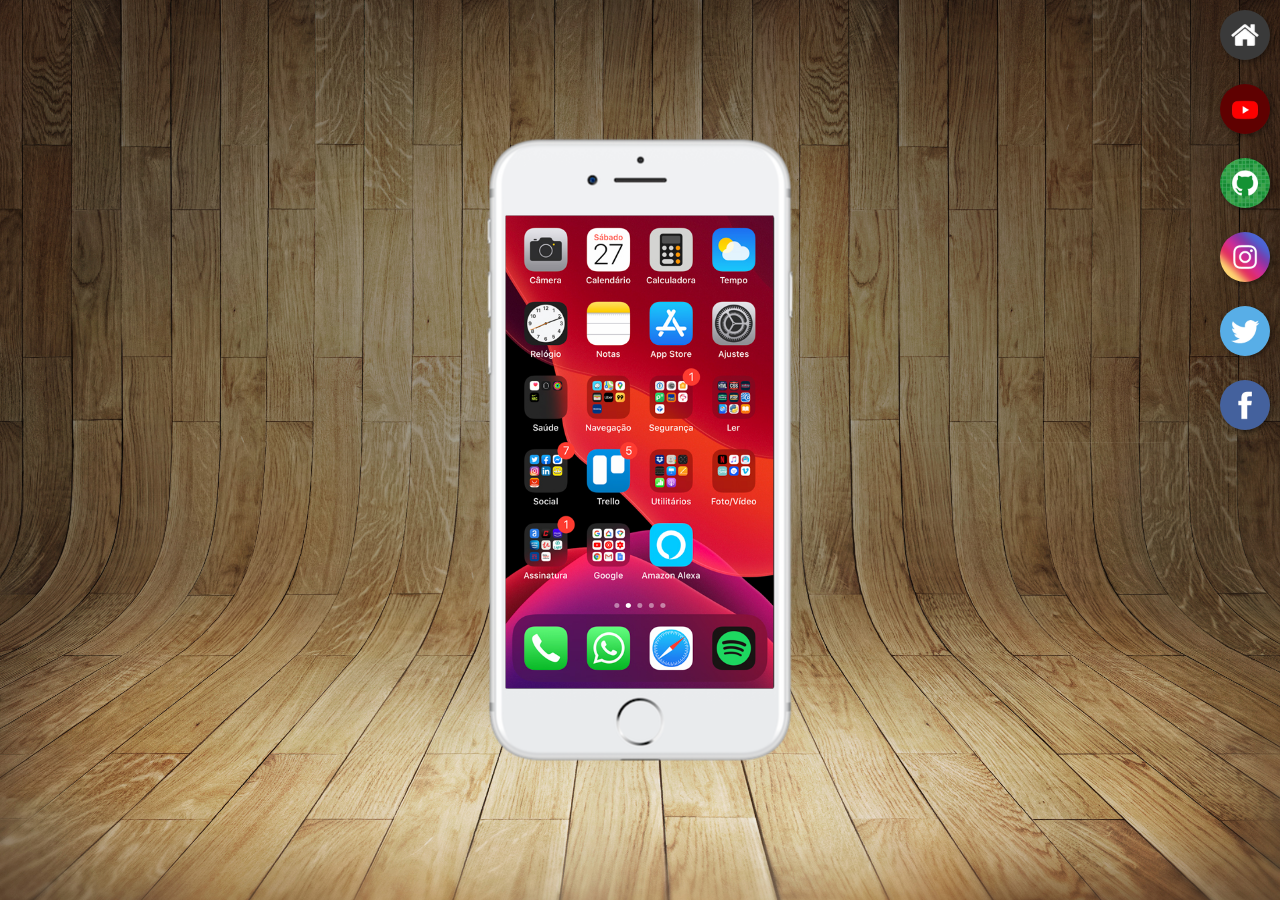
<file: index.html>
<!DOCTYPE html>
<html lang="pt-br">
<head>
    <meta charset="UTF-8">
    <meta name="viewport" content="width=device-width, initial-scale=1.0">
    <link rel="shortcut icon" href="favicon.ico" type="image/x-icon">
    <link rel="stylesheet" href="estilos/style.css">
    <title>Projeto redes sociais</title>
</head>
<body>
    <main>
        <section id="telefone">
            <iframe src="home.html" name="tela" id="tela" frameborder="0">Seu navegador não é compatível com isso.
            </iframe>
        </section>
        <section id="redes-sociais">
            <a href="home.html" target="tela"><img src="imagens/logo-home.jpg" alt=""></a><br>
            <a href="youtube.html" target="tela"><img src="imagens/logo-youtube.jpg" alt=""></a><br>
            <a href="github.html" target="tela"><img src="imagens/logo-github.jpg" alt=""></a><br>
            <a href="instagram.html" target="tela"><img src="imagens/logo-instagram.jpg" alt=""></a><br>
            <a href="twitter.html" target="tela"><img src="imagens/logo-twitter.jpg" alt=""></a><br>
            <a href="facebook.html" target="tela"><img src="imagens/logo-facebook.jpg" alt=""></a>
        </section>
    </main>
</body>
</html>
</file>
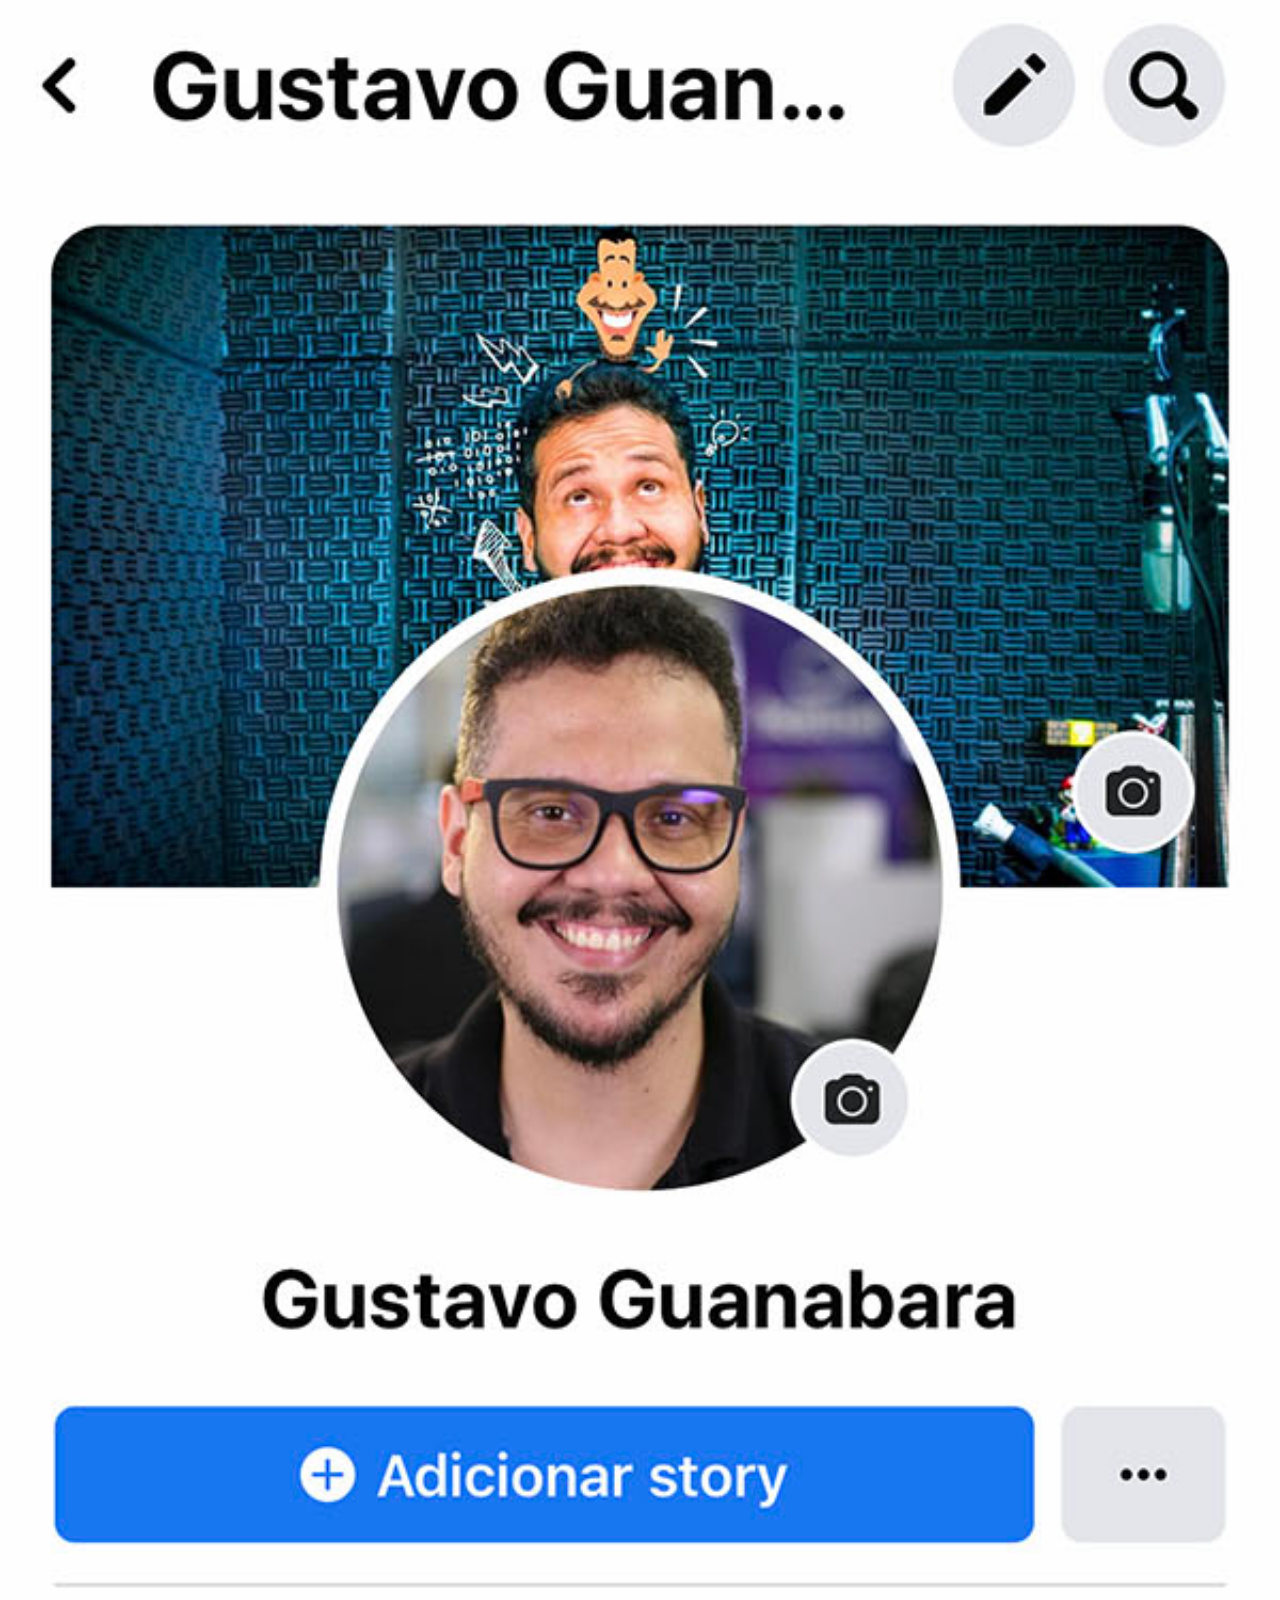
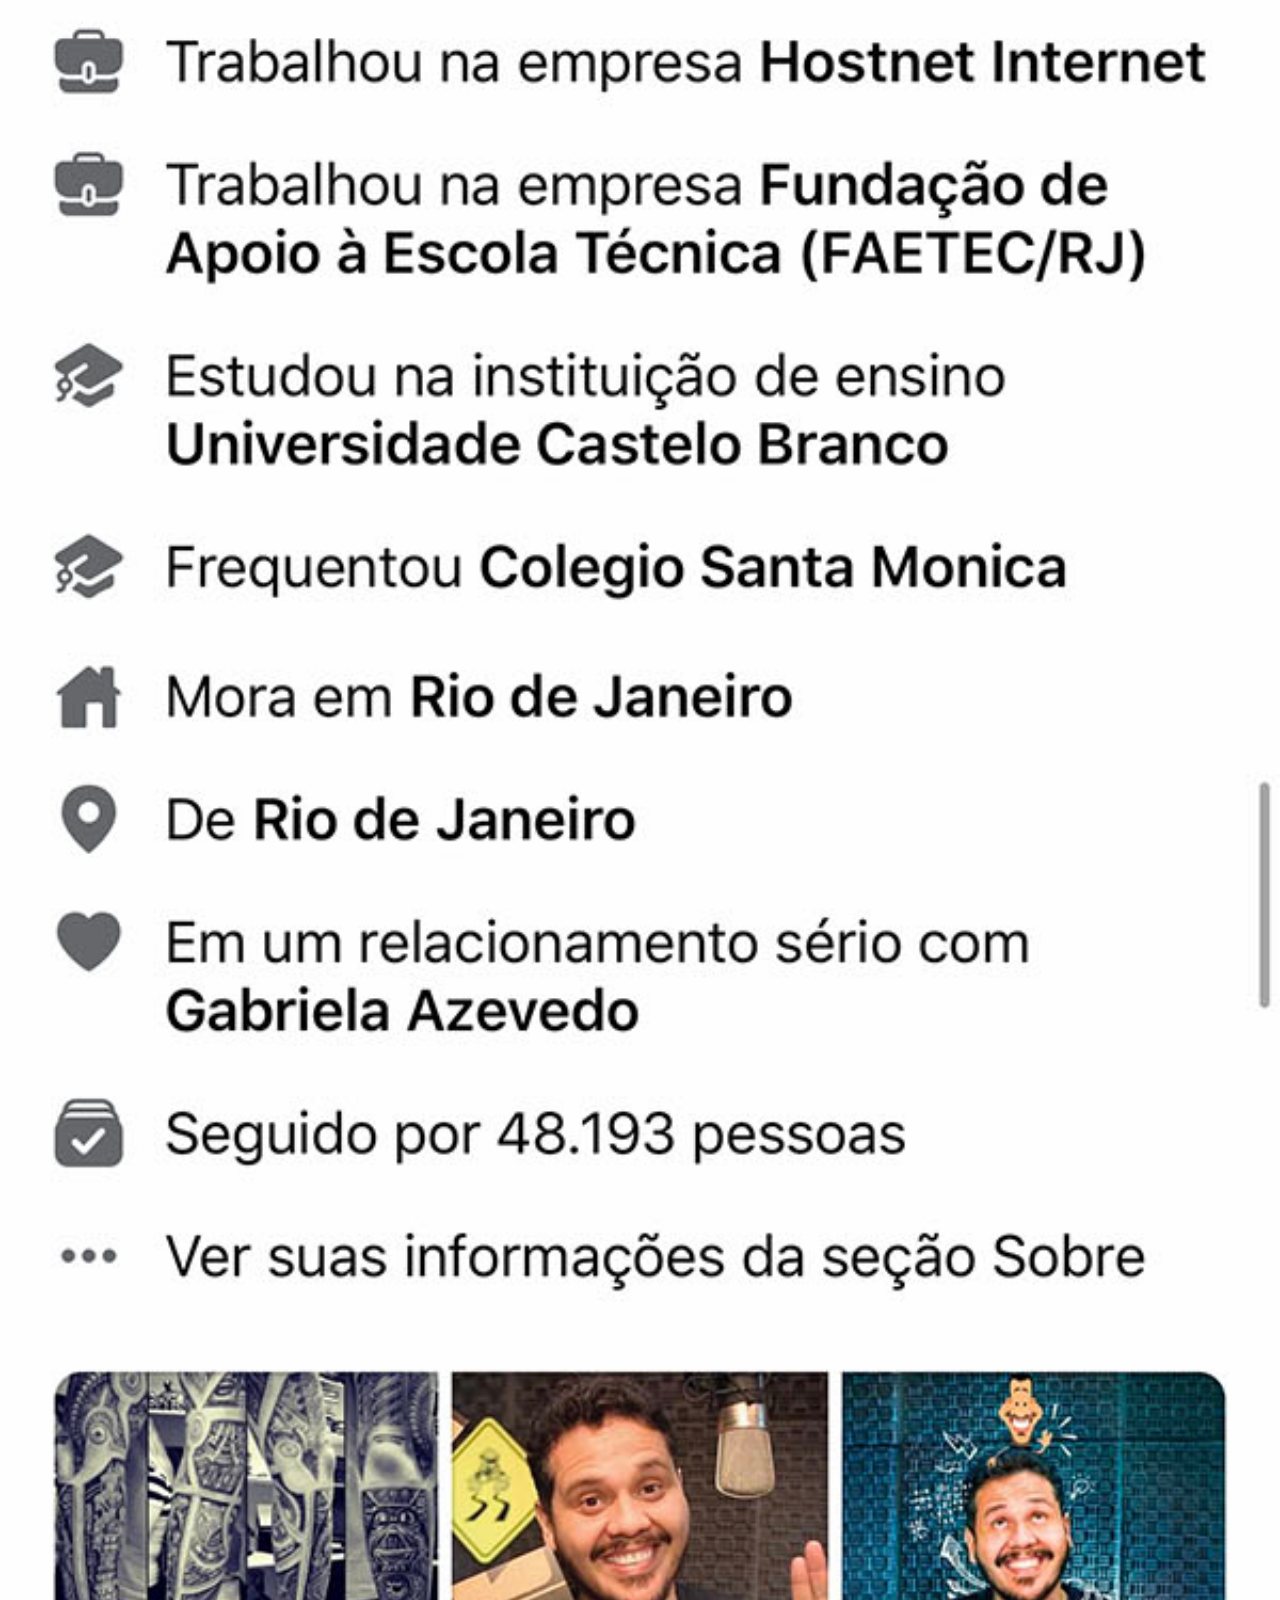
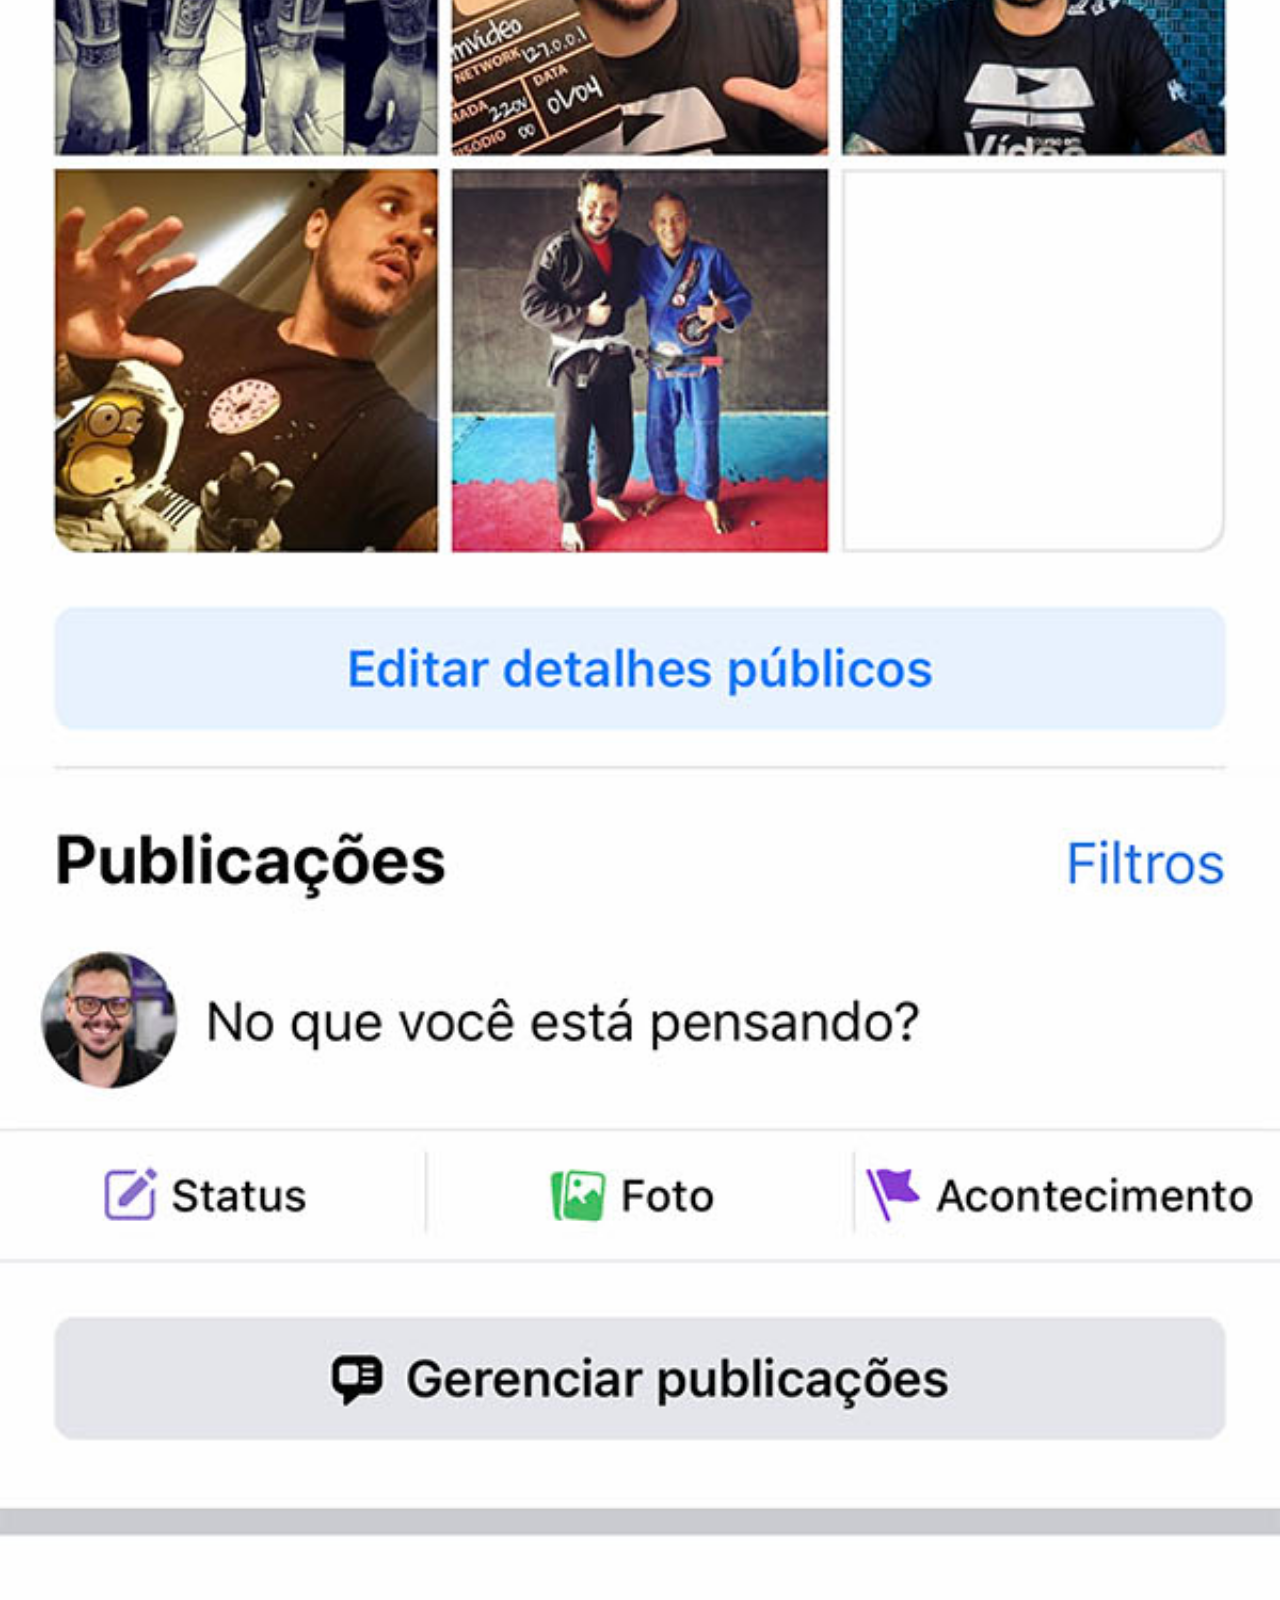
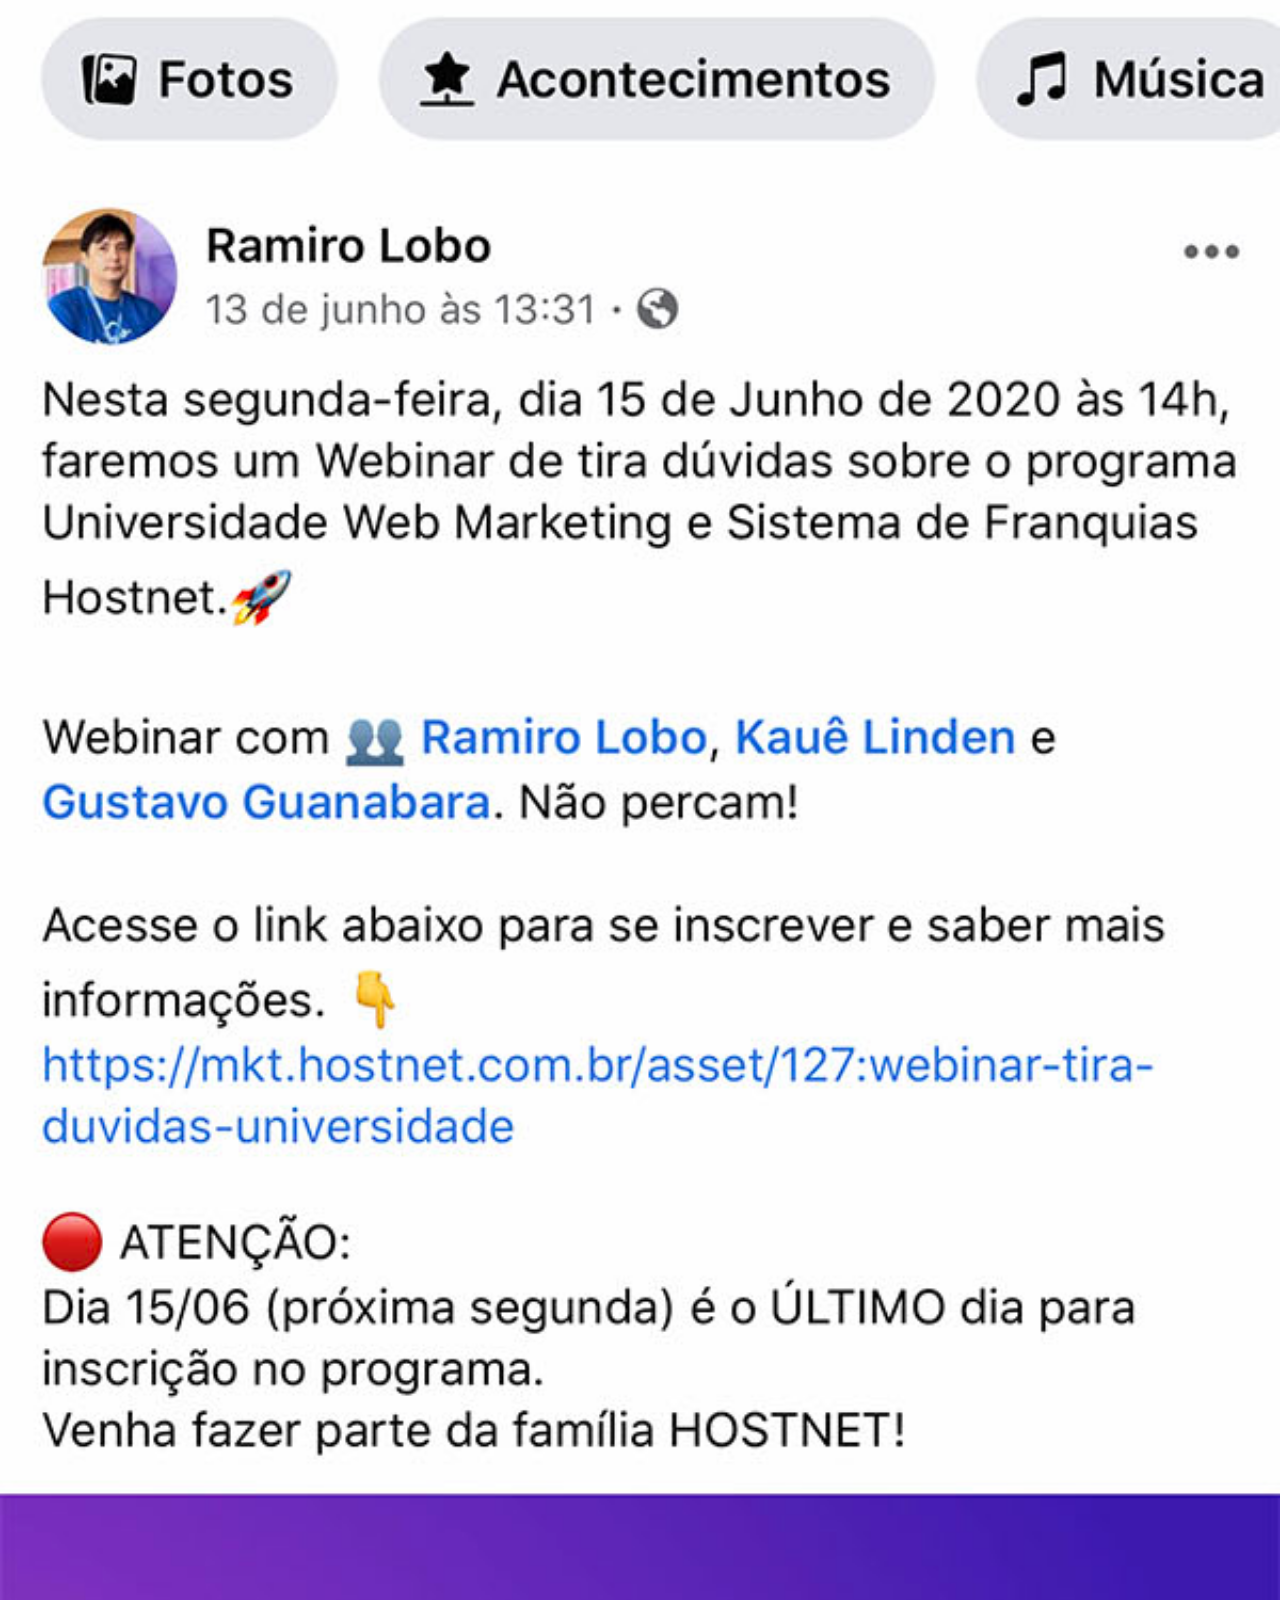
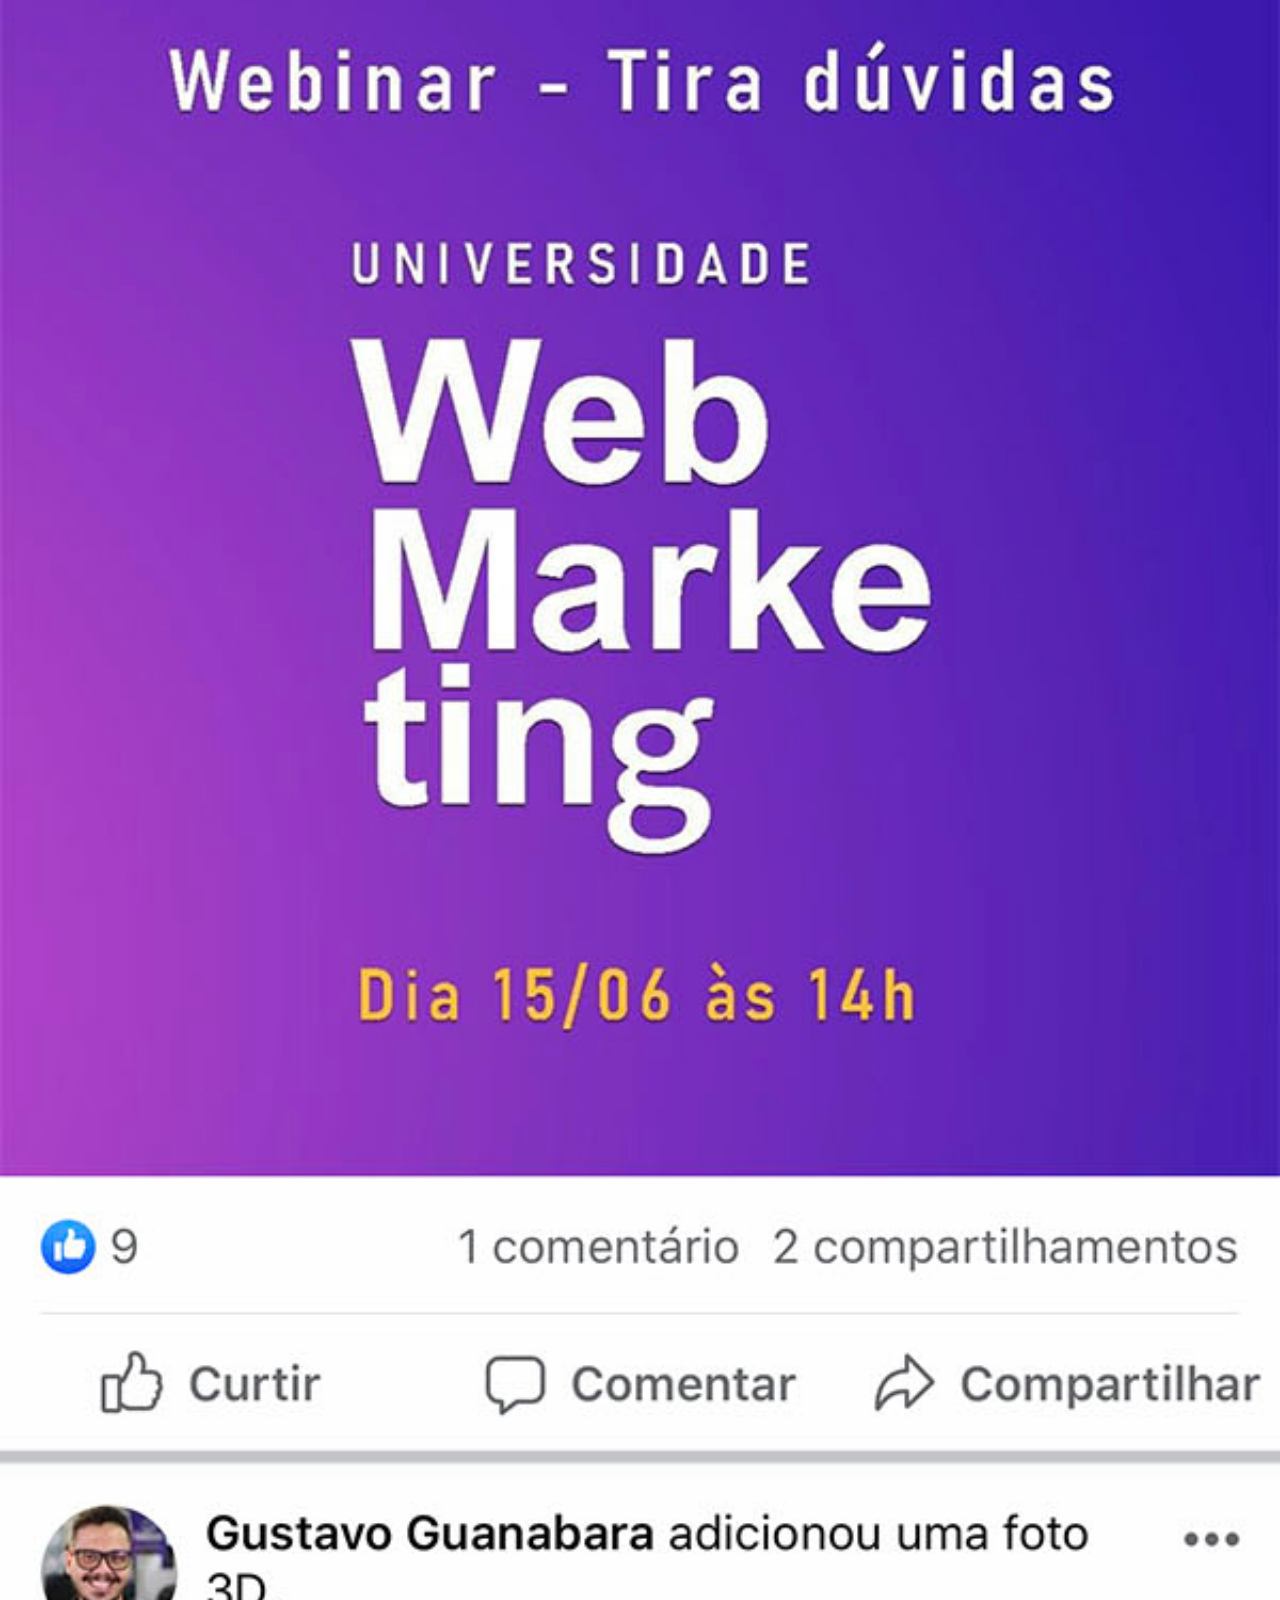
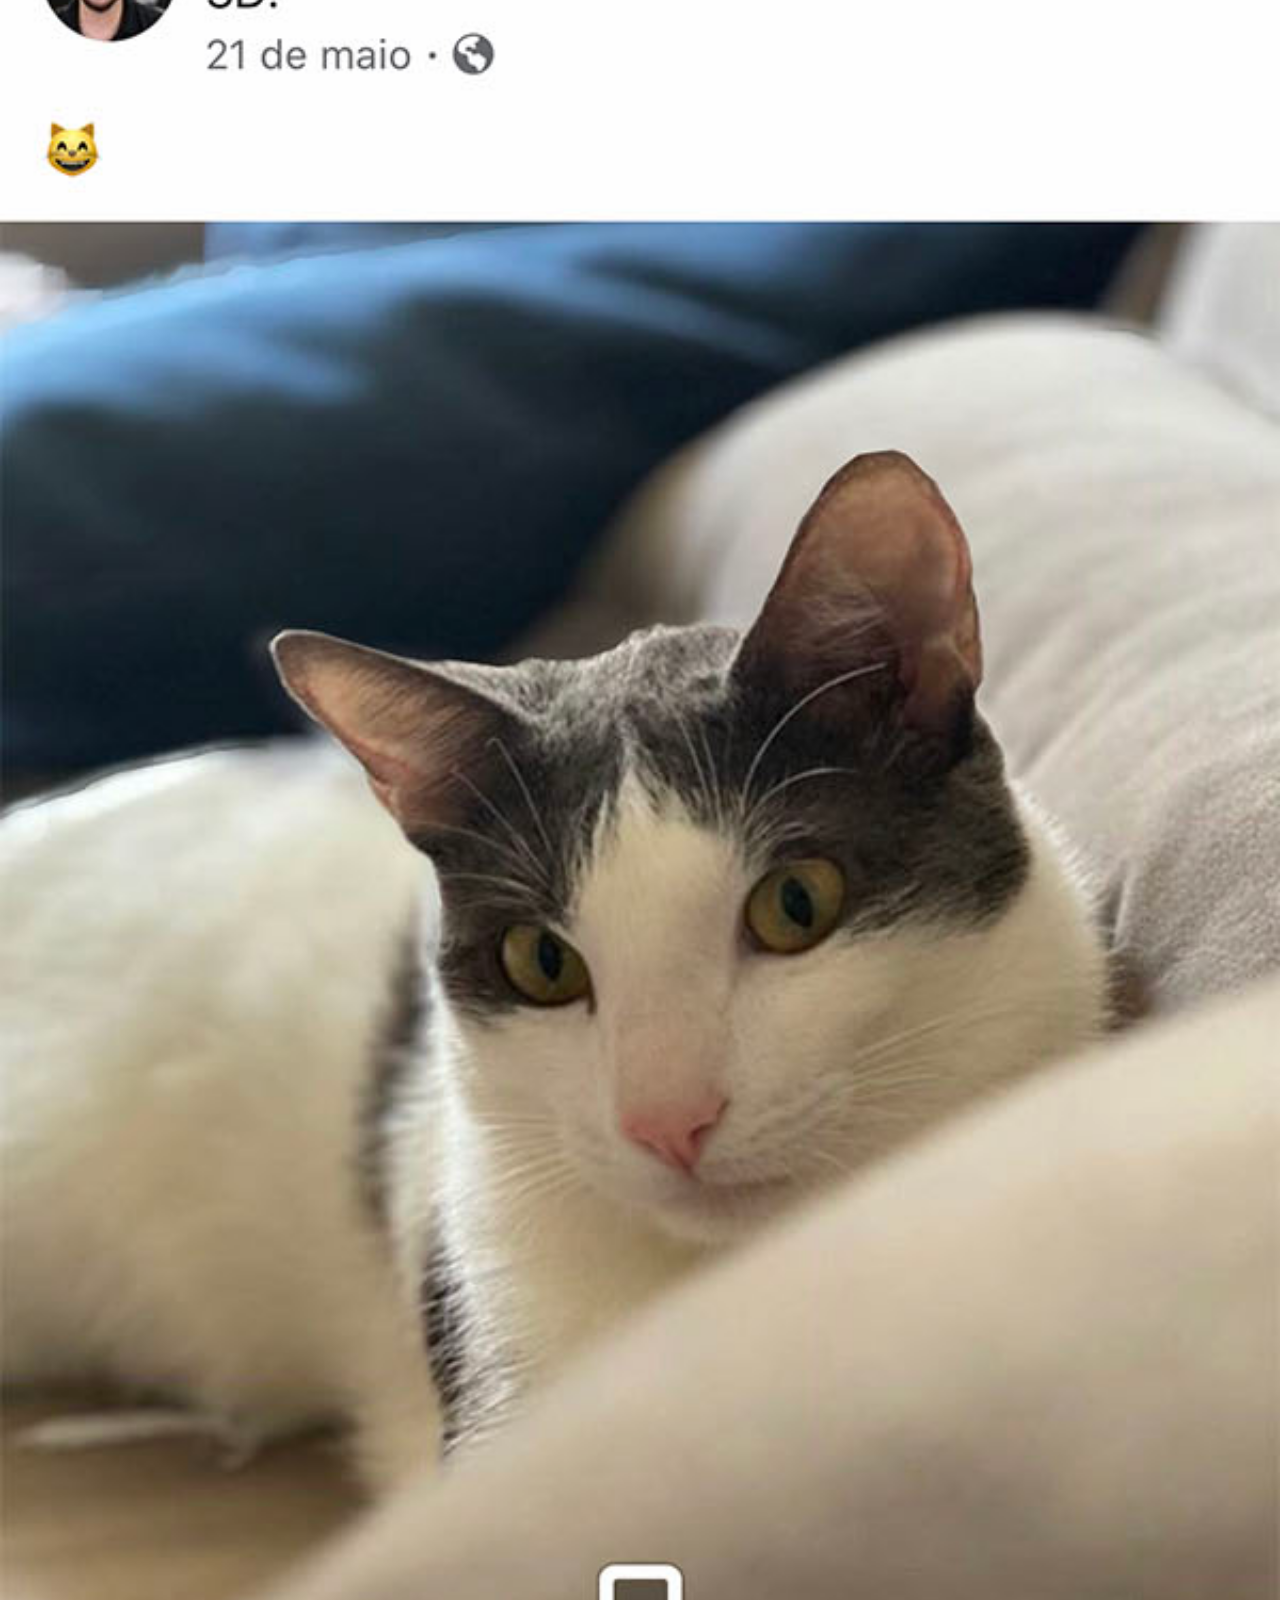
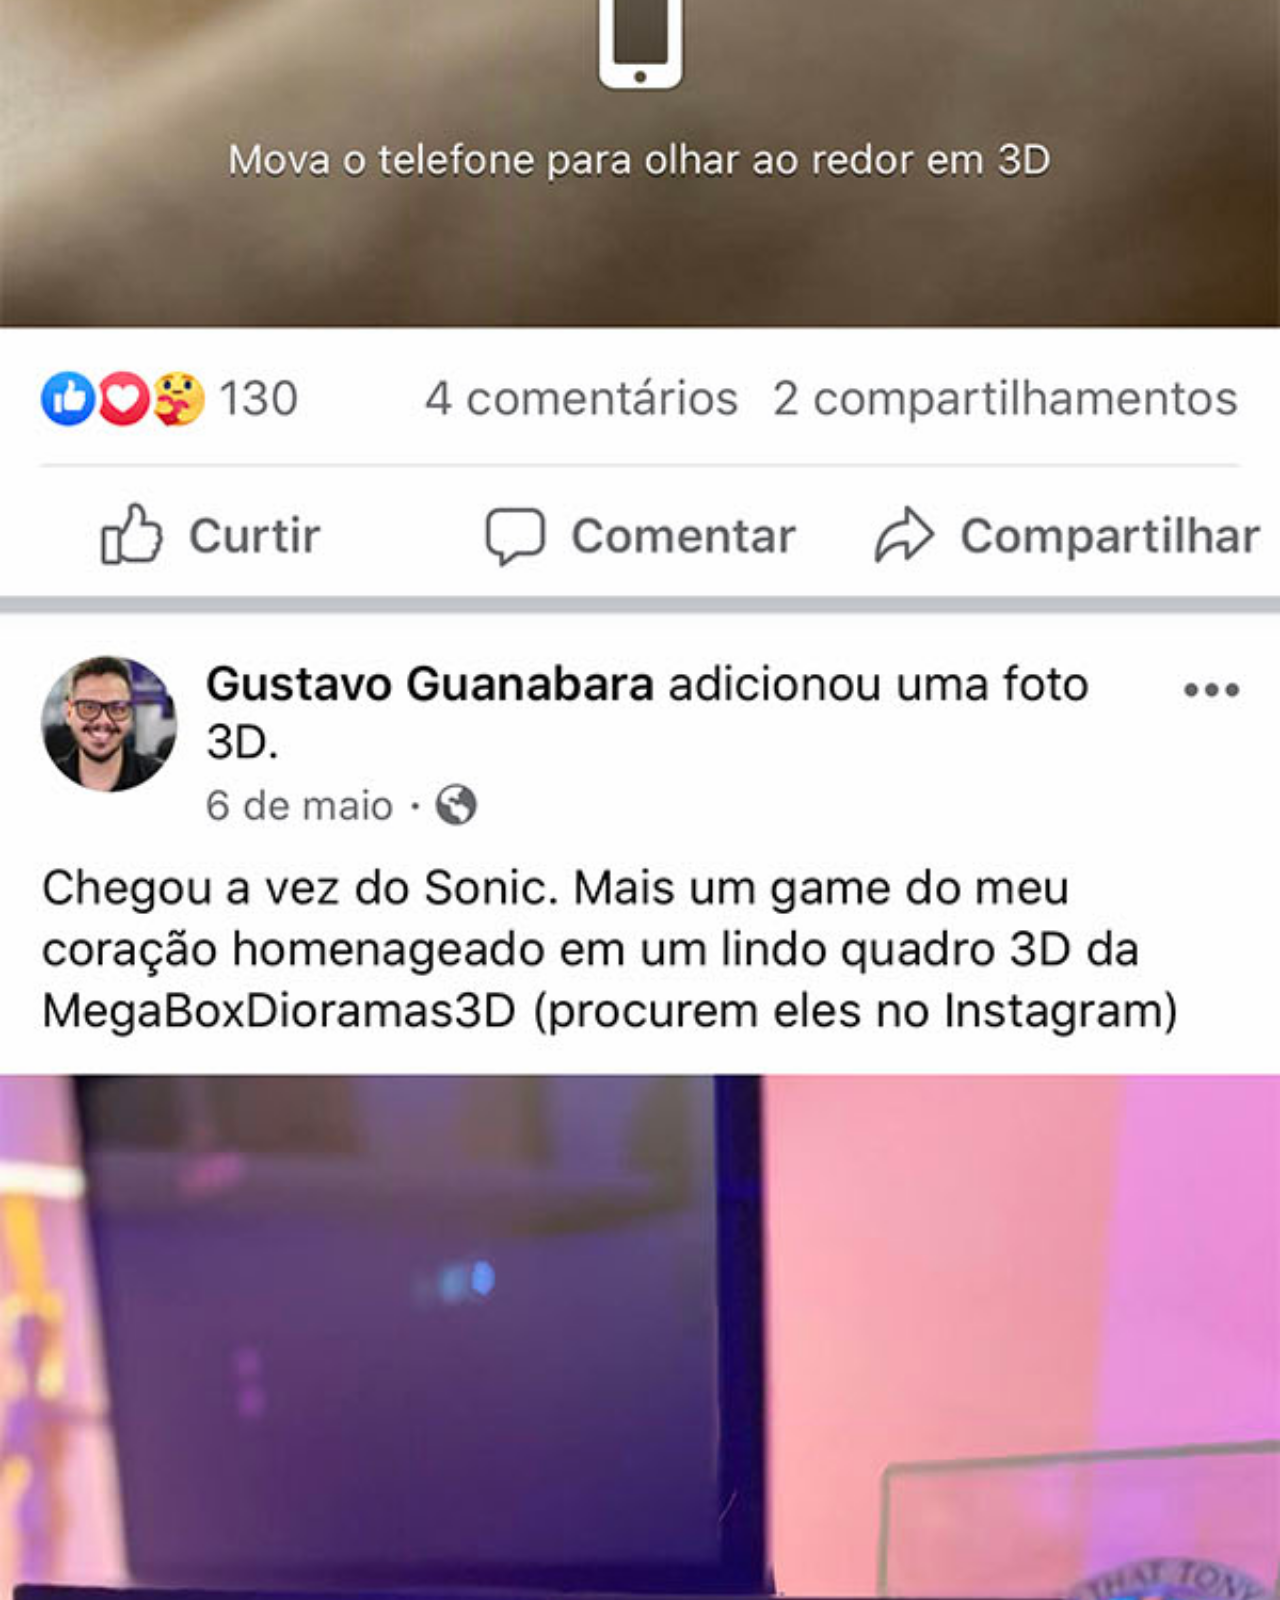
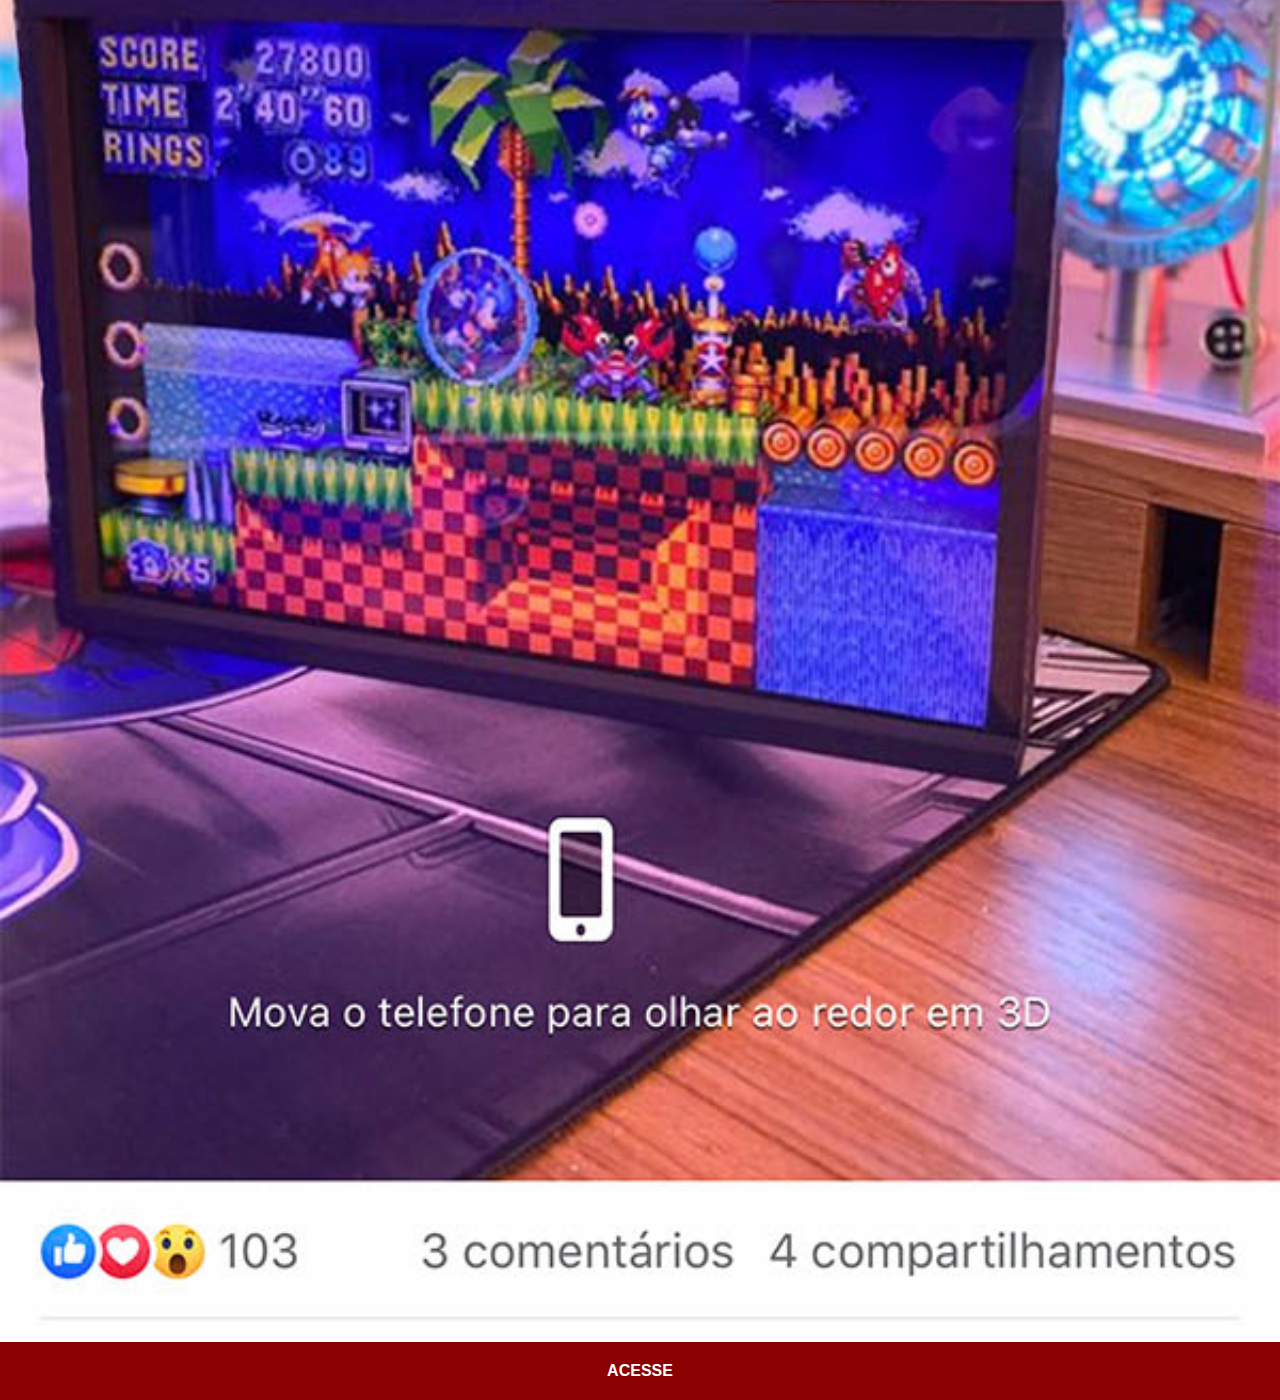
<file: facebook.html>
<!DOCTYPE html>
<html lang="pt-br">
<head>
    <meta charset="UTF-8">
    <meta name="viewport" content="width=device-width, initial-scale=1.0">
    <title>Facebook</title>
    <link rel="stylesheet" href="estilos/social.css">
</head>
<body>
    <img src="imagens/tela-facebook.jpg" alt="Facebook"><a href="https://www.facebook.com/gustavoguanabara/?locale=pt_BR" target="_blank">ACESSE</a>
</body>
</html>
</file>
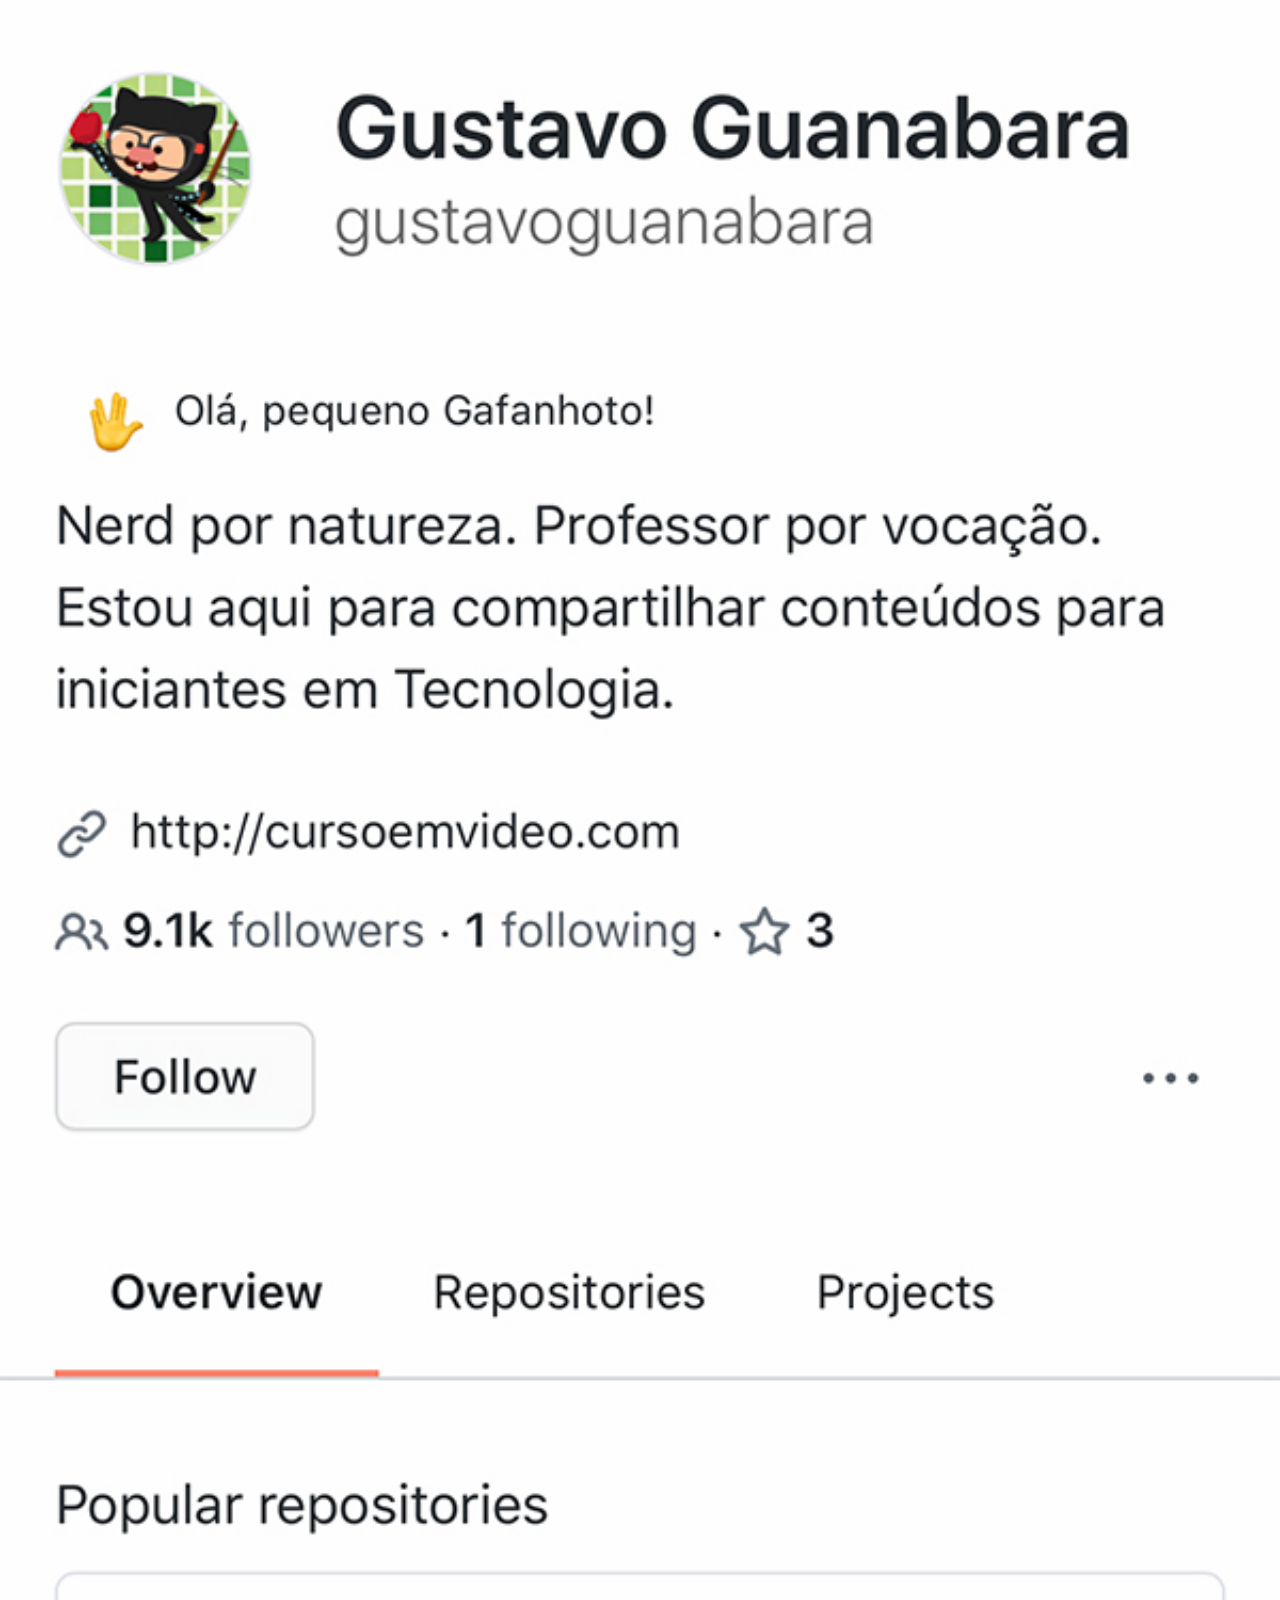
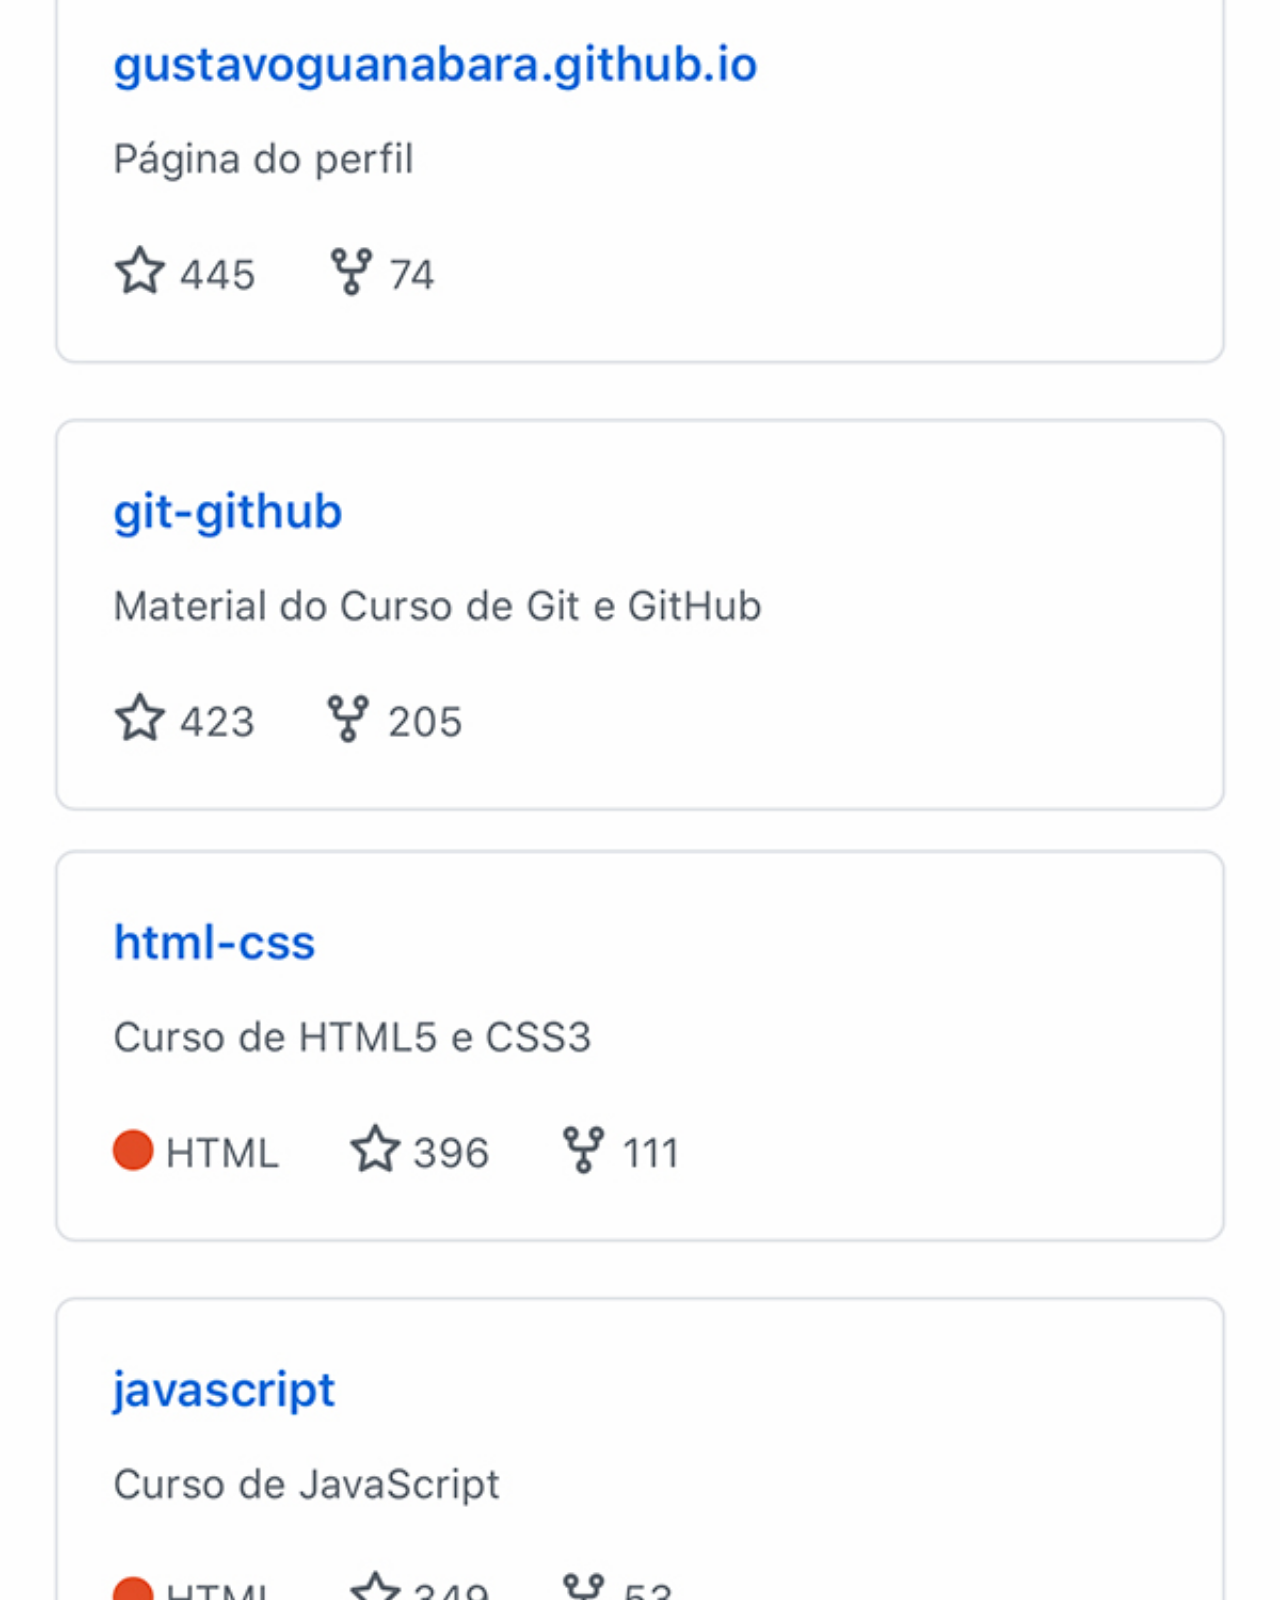
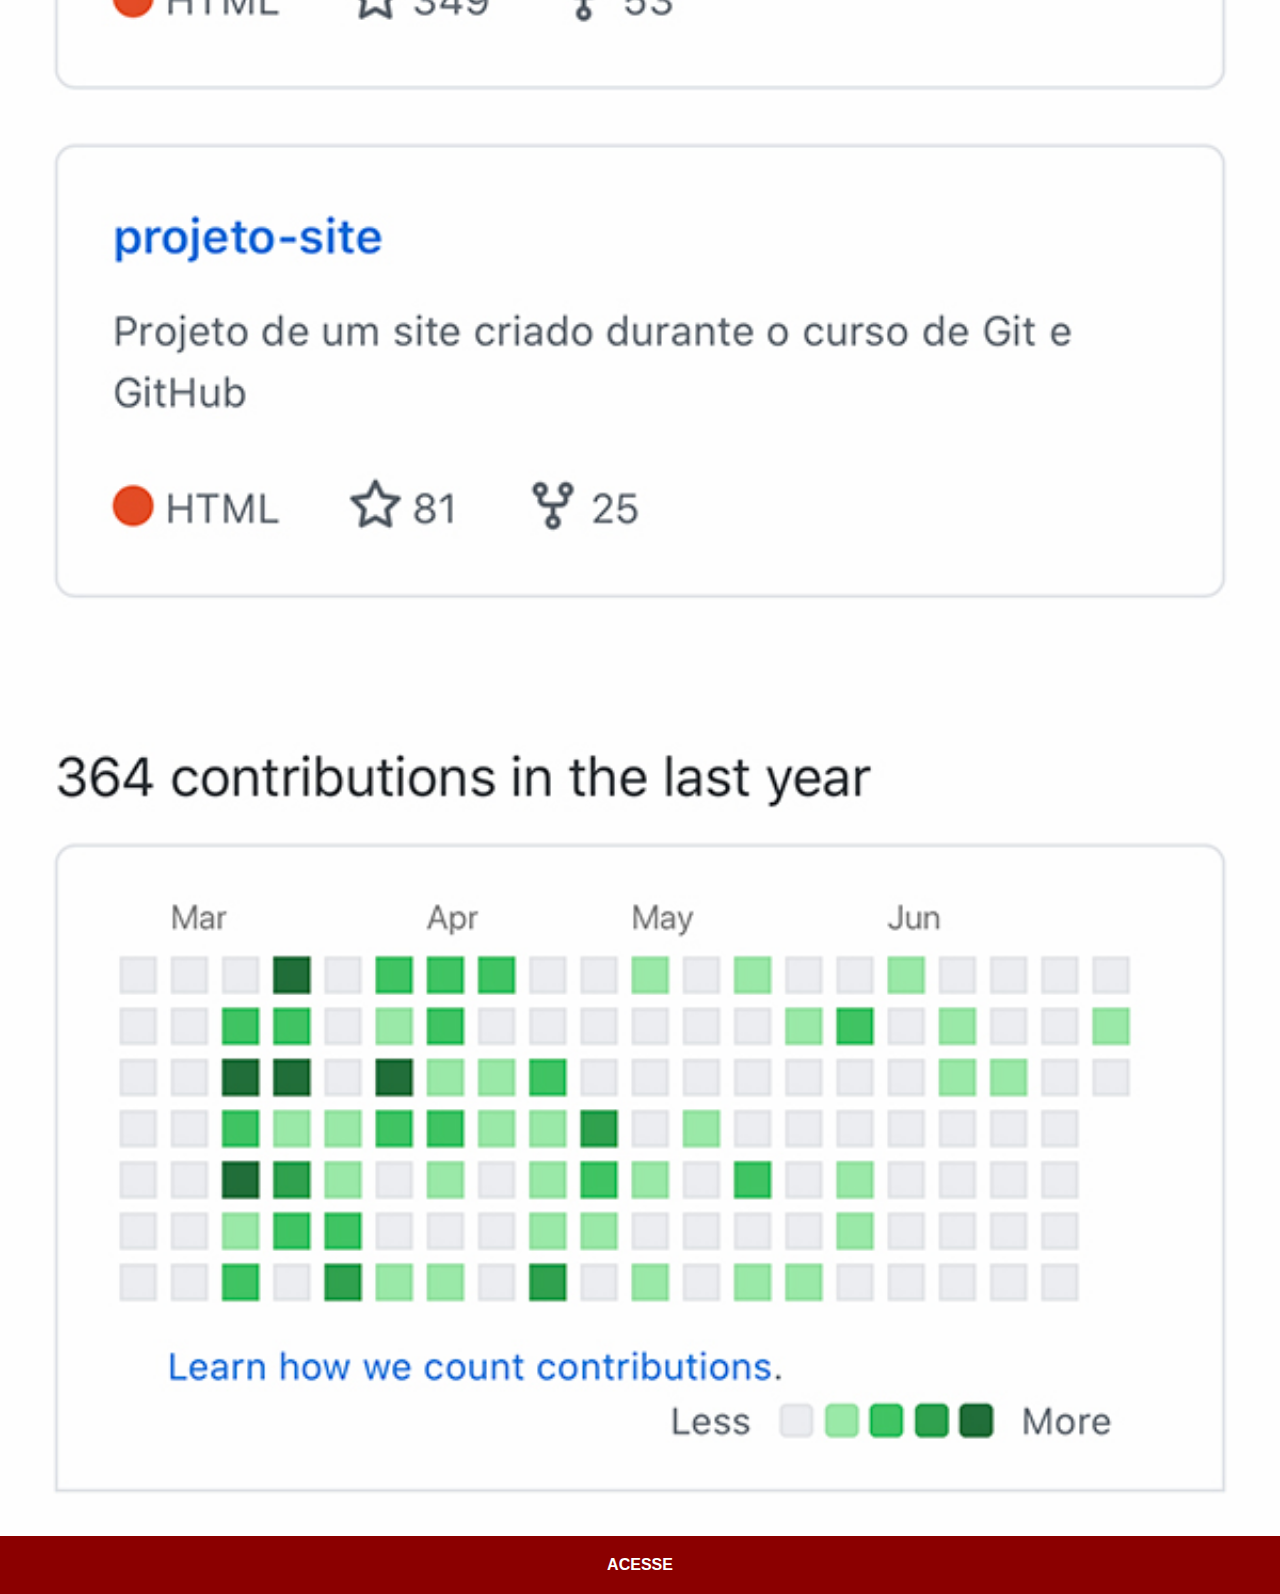
<file: github.html>
<!DOCTYPE html>
<html lang="pt-br">
<head>
    <meta charset="UTF-8">
    <meta name="viewport" content="width=device-width, initial-scale=1.0">
    <title>GitHub</title>
    <link rel="stylesheet" href="estilos/social.css">
</head>
<body>
    <img src="imagens/tela-github.jpg" alt="GitHub"><a href="https://github.com/mmazanti" target="_blank">ACESSE</a>
</body>
</html>
</file>
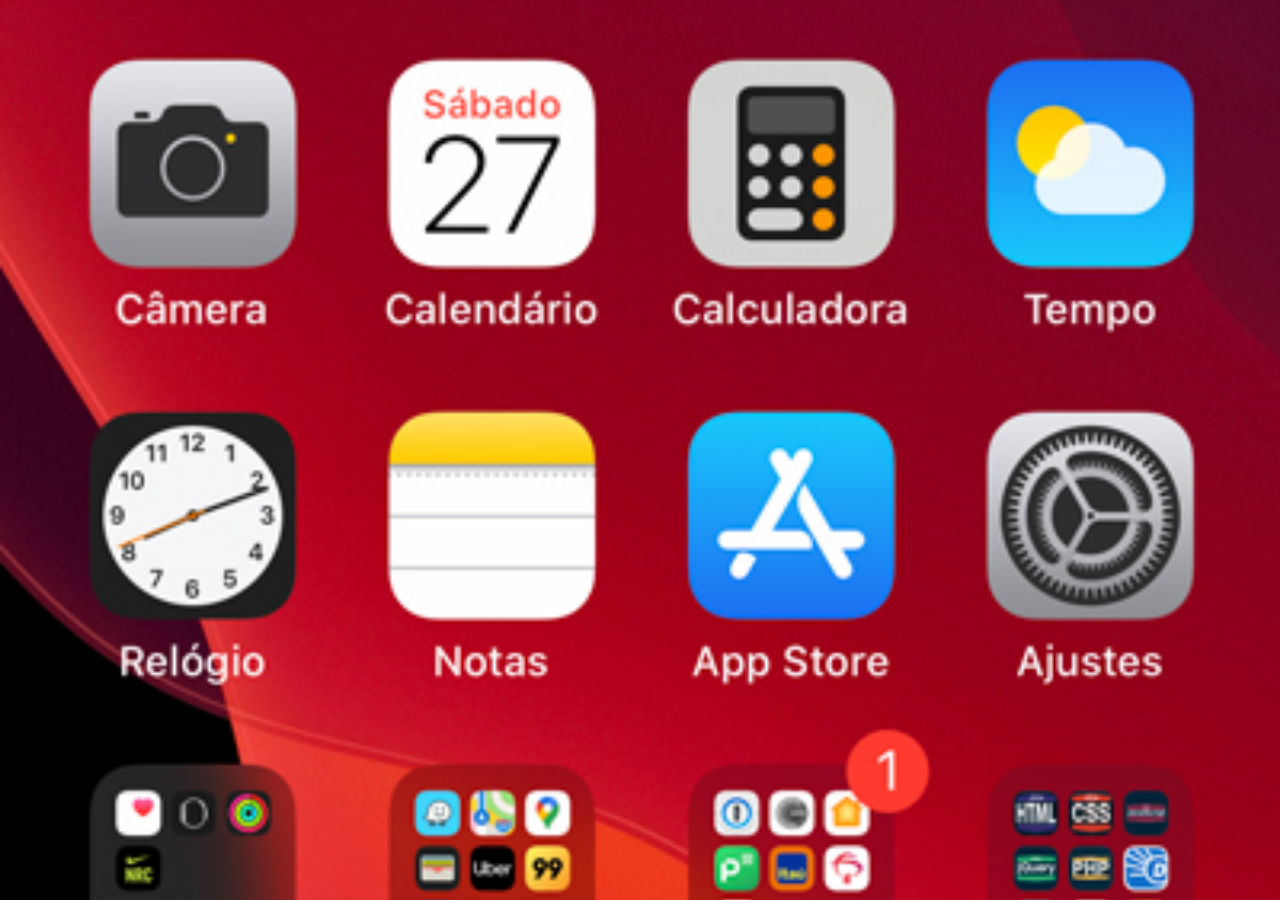
<file: home.html>
<!DOCTYPE html>
<html lang="pt-br">
<head>
    <meta charset="UTF-8">
    <meta name="viewport" content="width=device-width, initial-scale=1.0">
    <title>Home</title>
    <style>
        * {
            margin: 0px;
            padding: 0px;
        }

        body {
            width: 100vw;
            height: 100vh;
            background: black url('imagens/tela-home.jpg') no-repeat top center;
            background-size: cover;
        }
    </style>
</head>
<body>
    
</body>
</html>
</file>
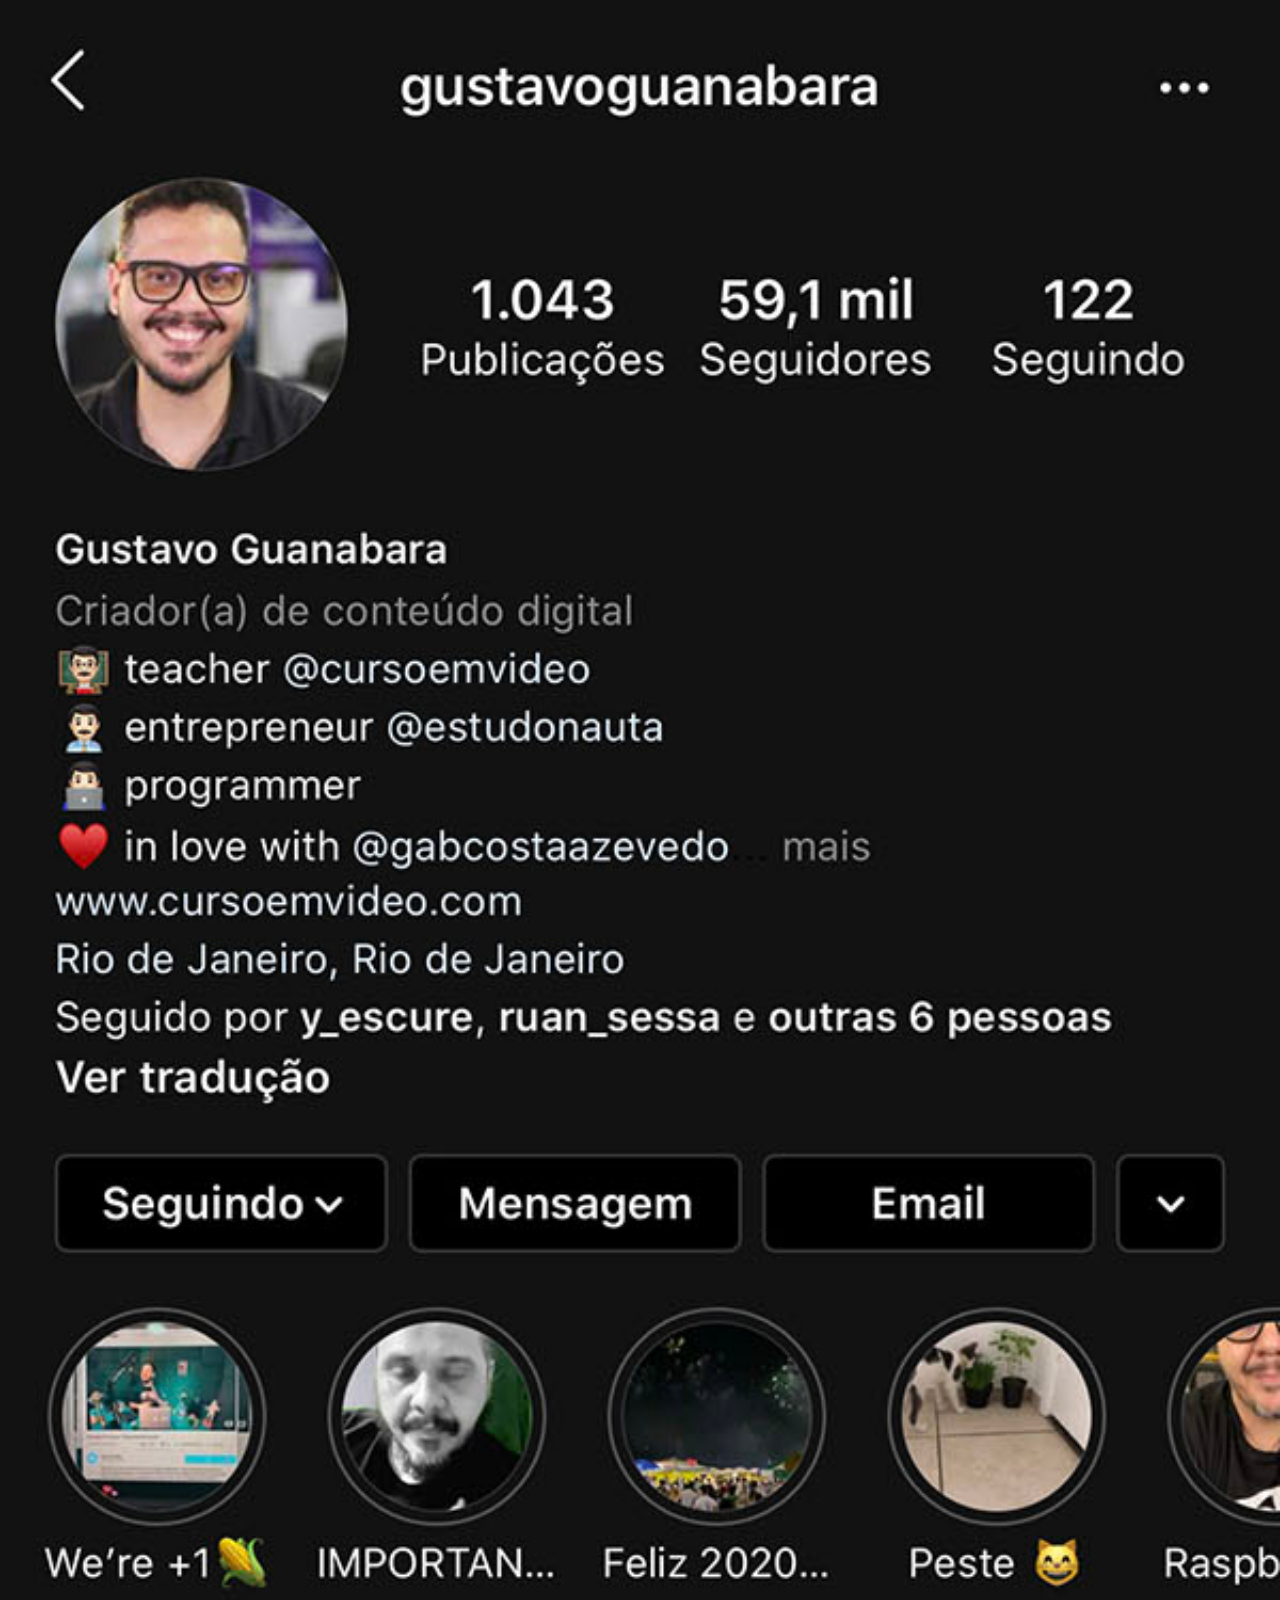
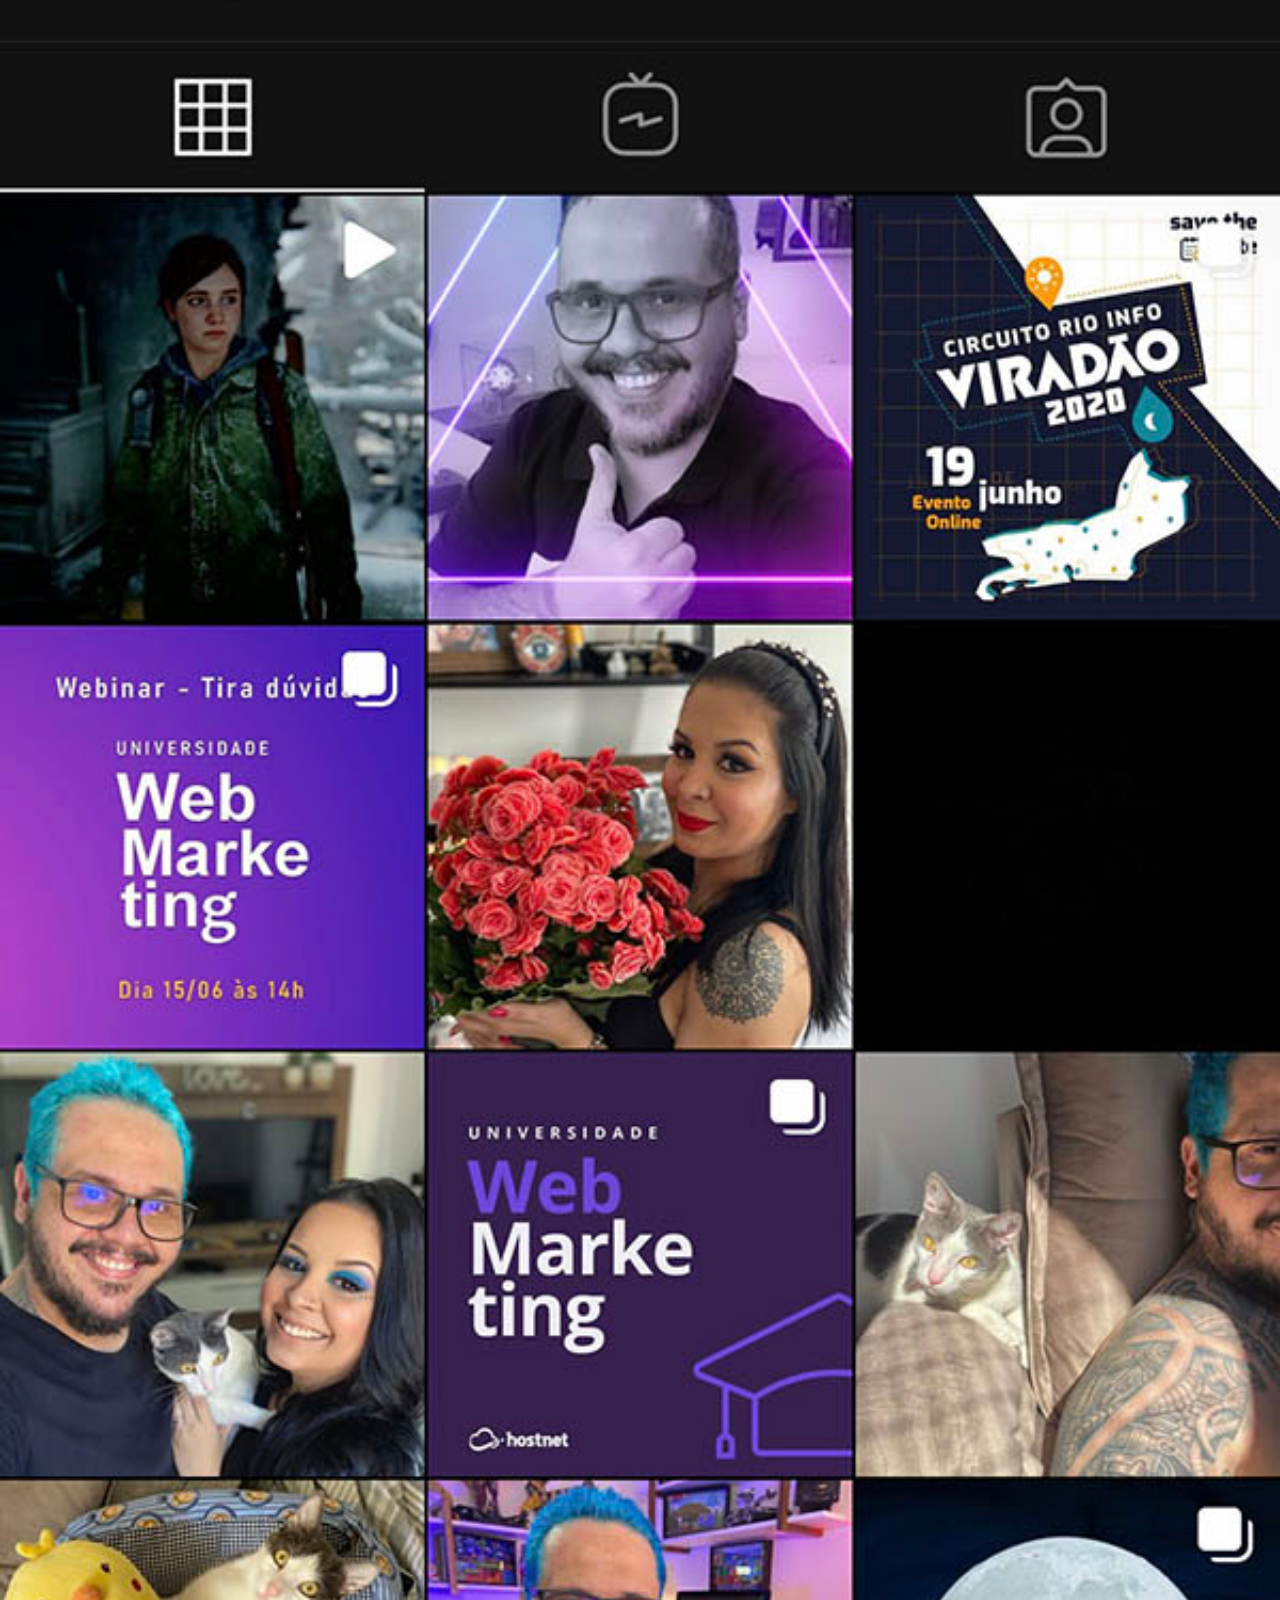
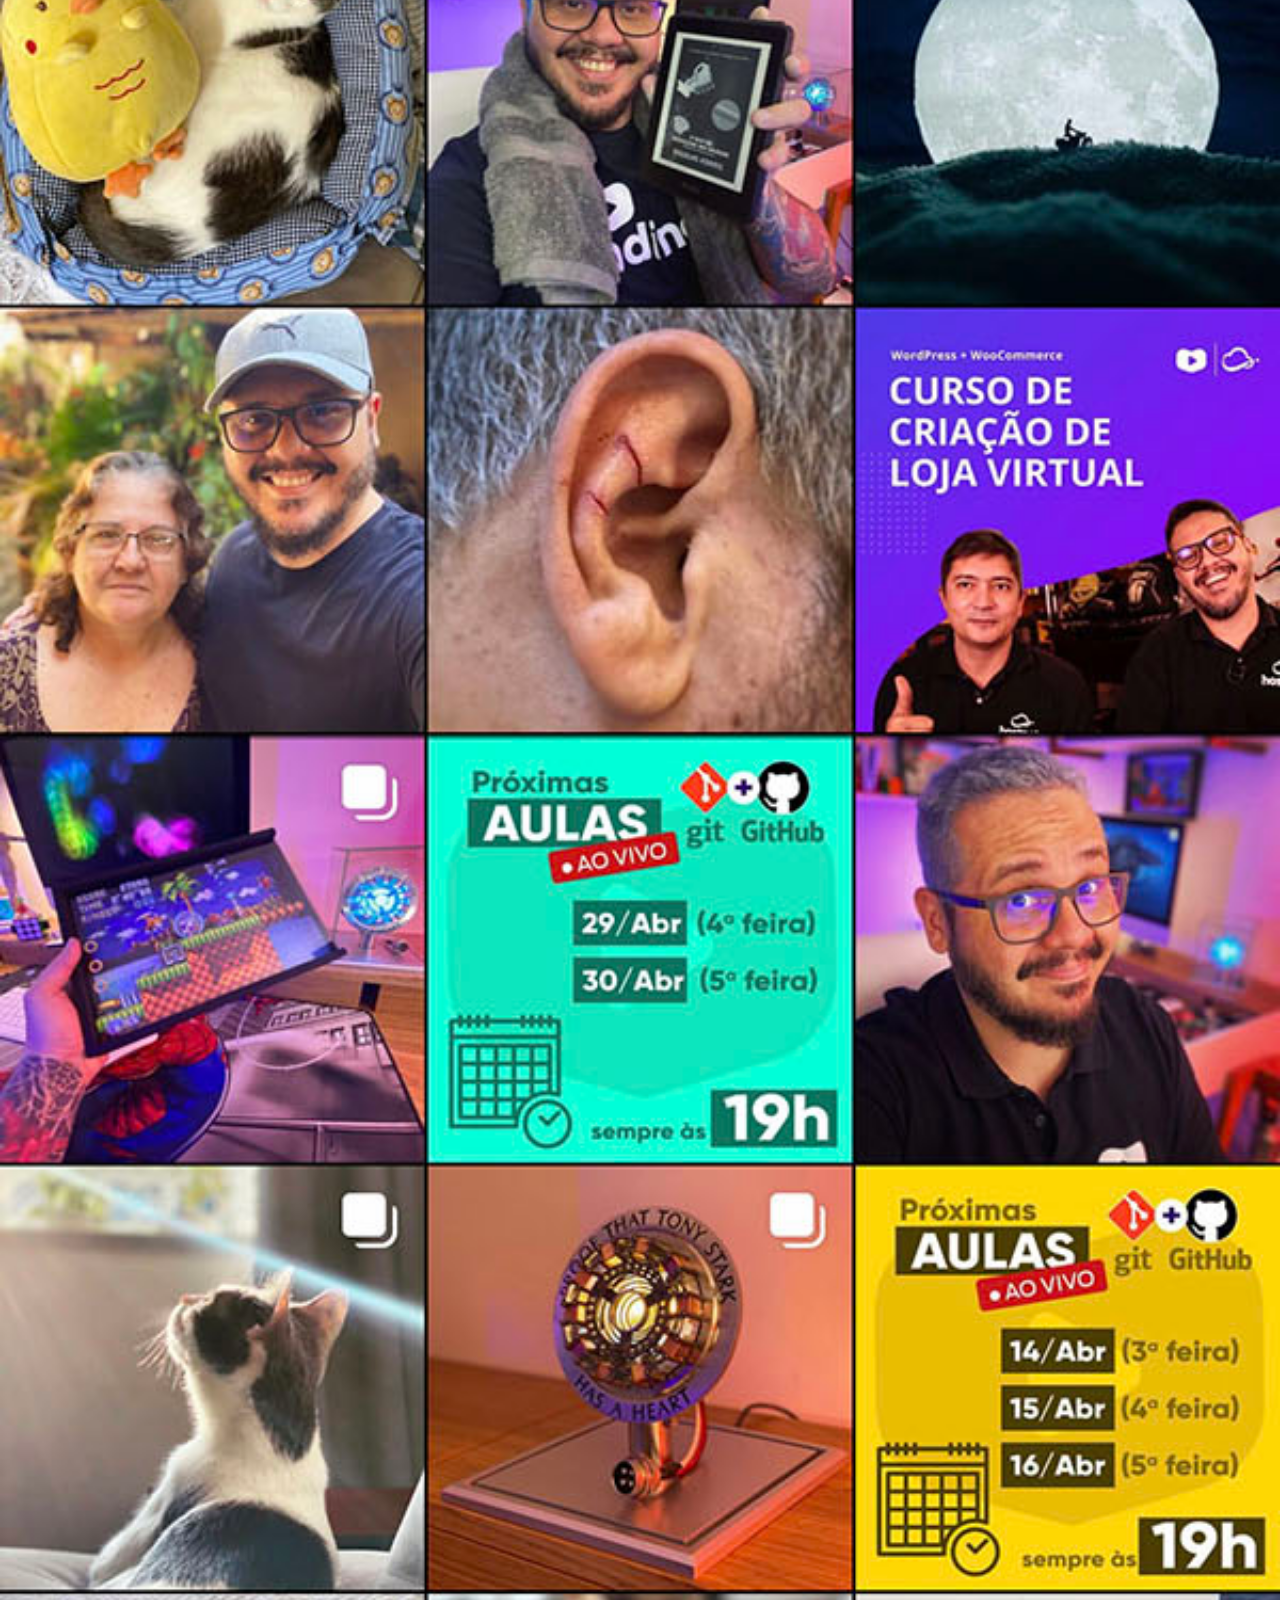
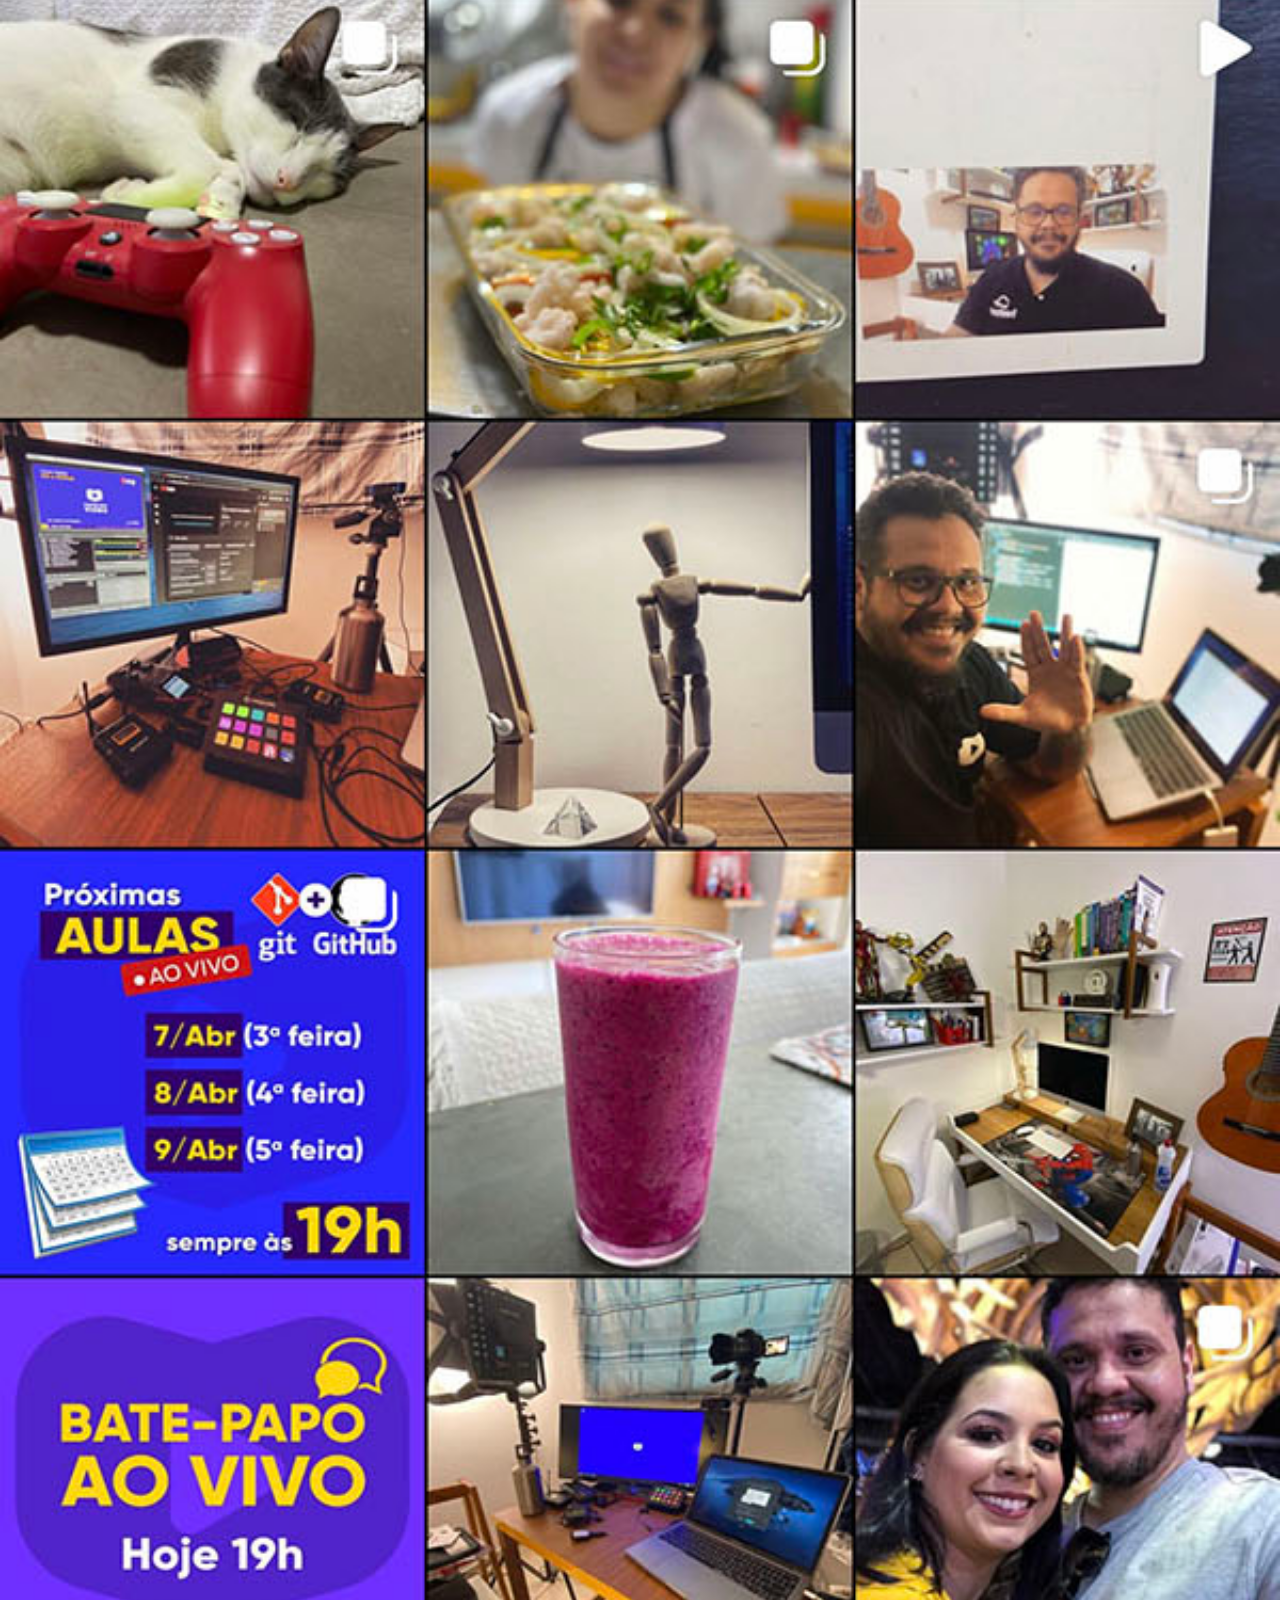
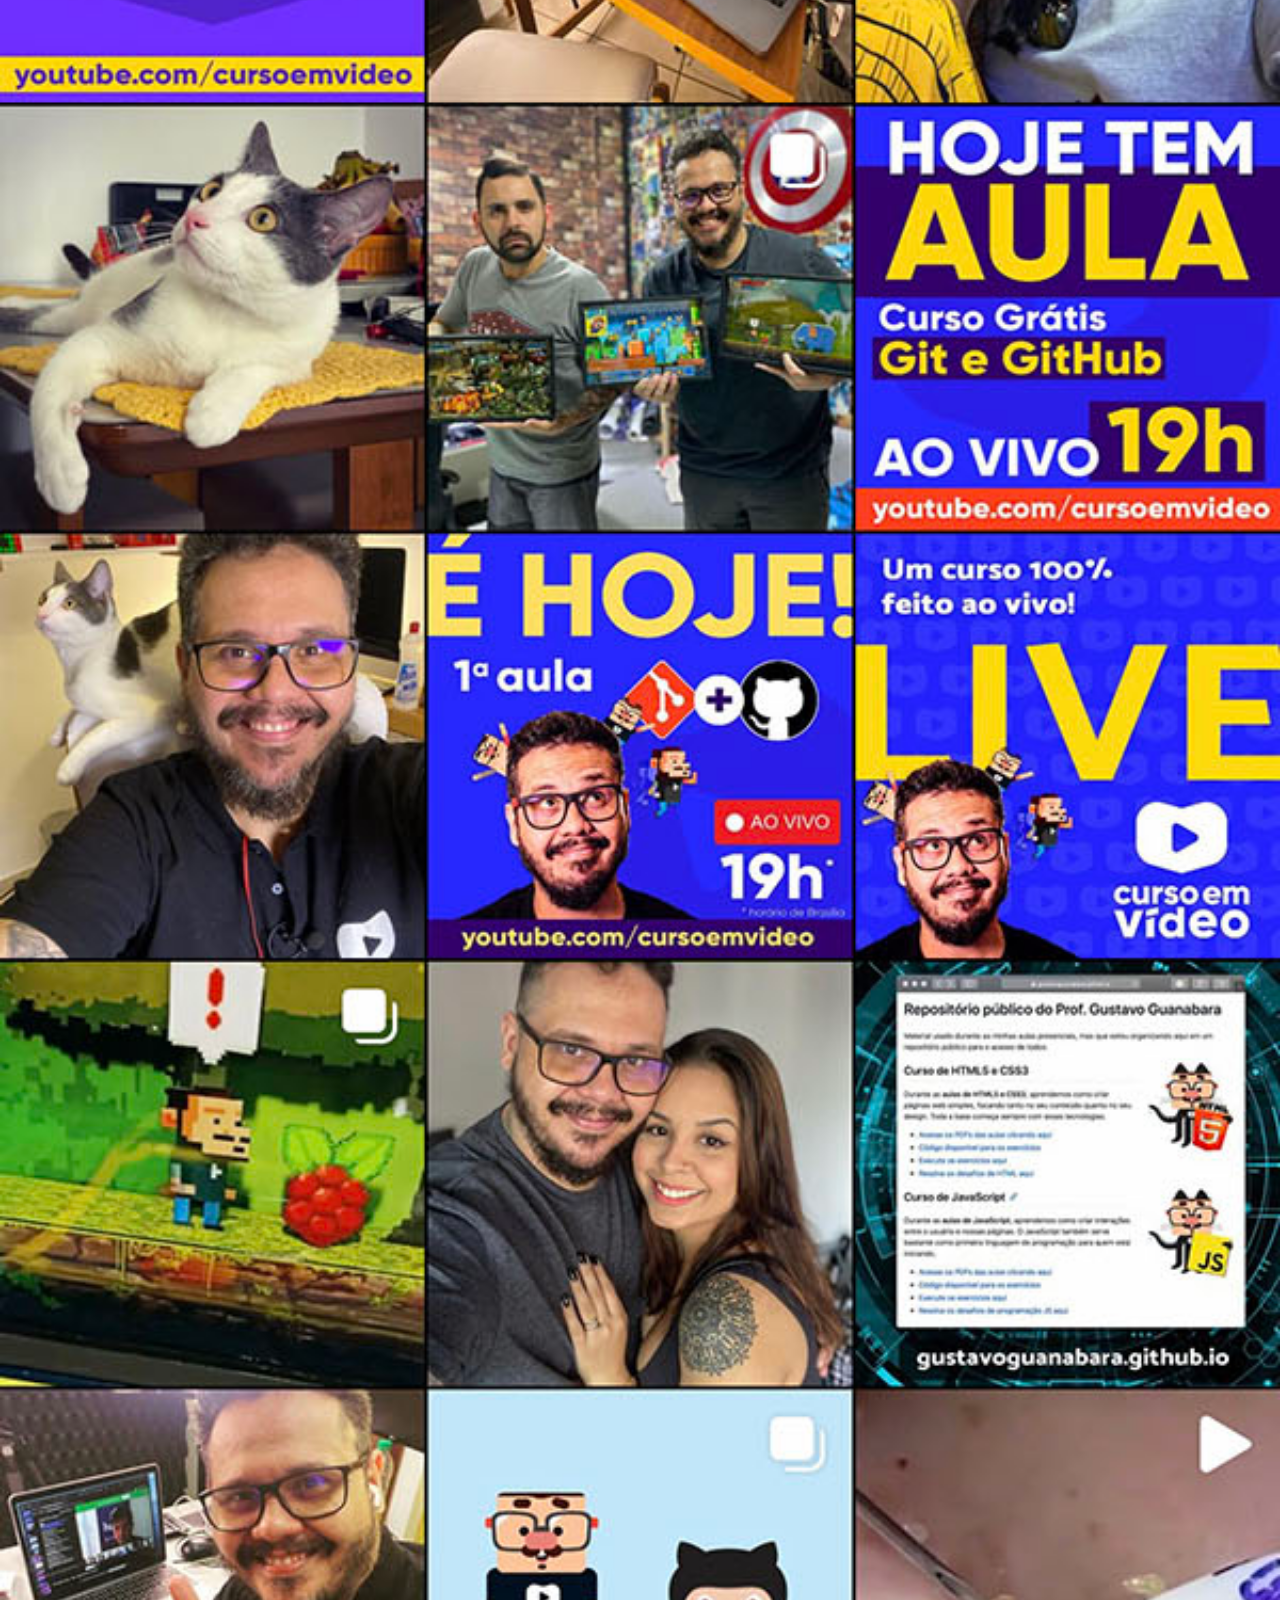
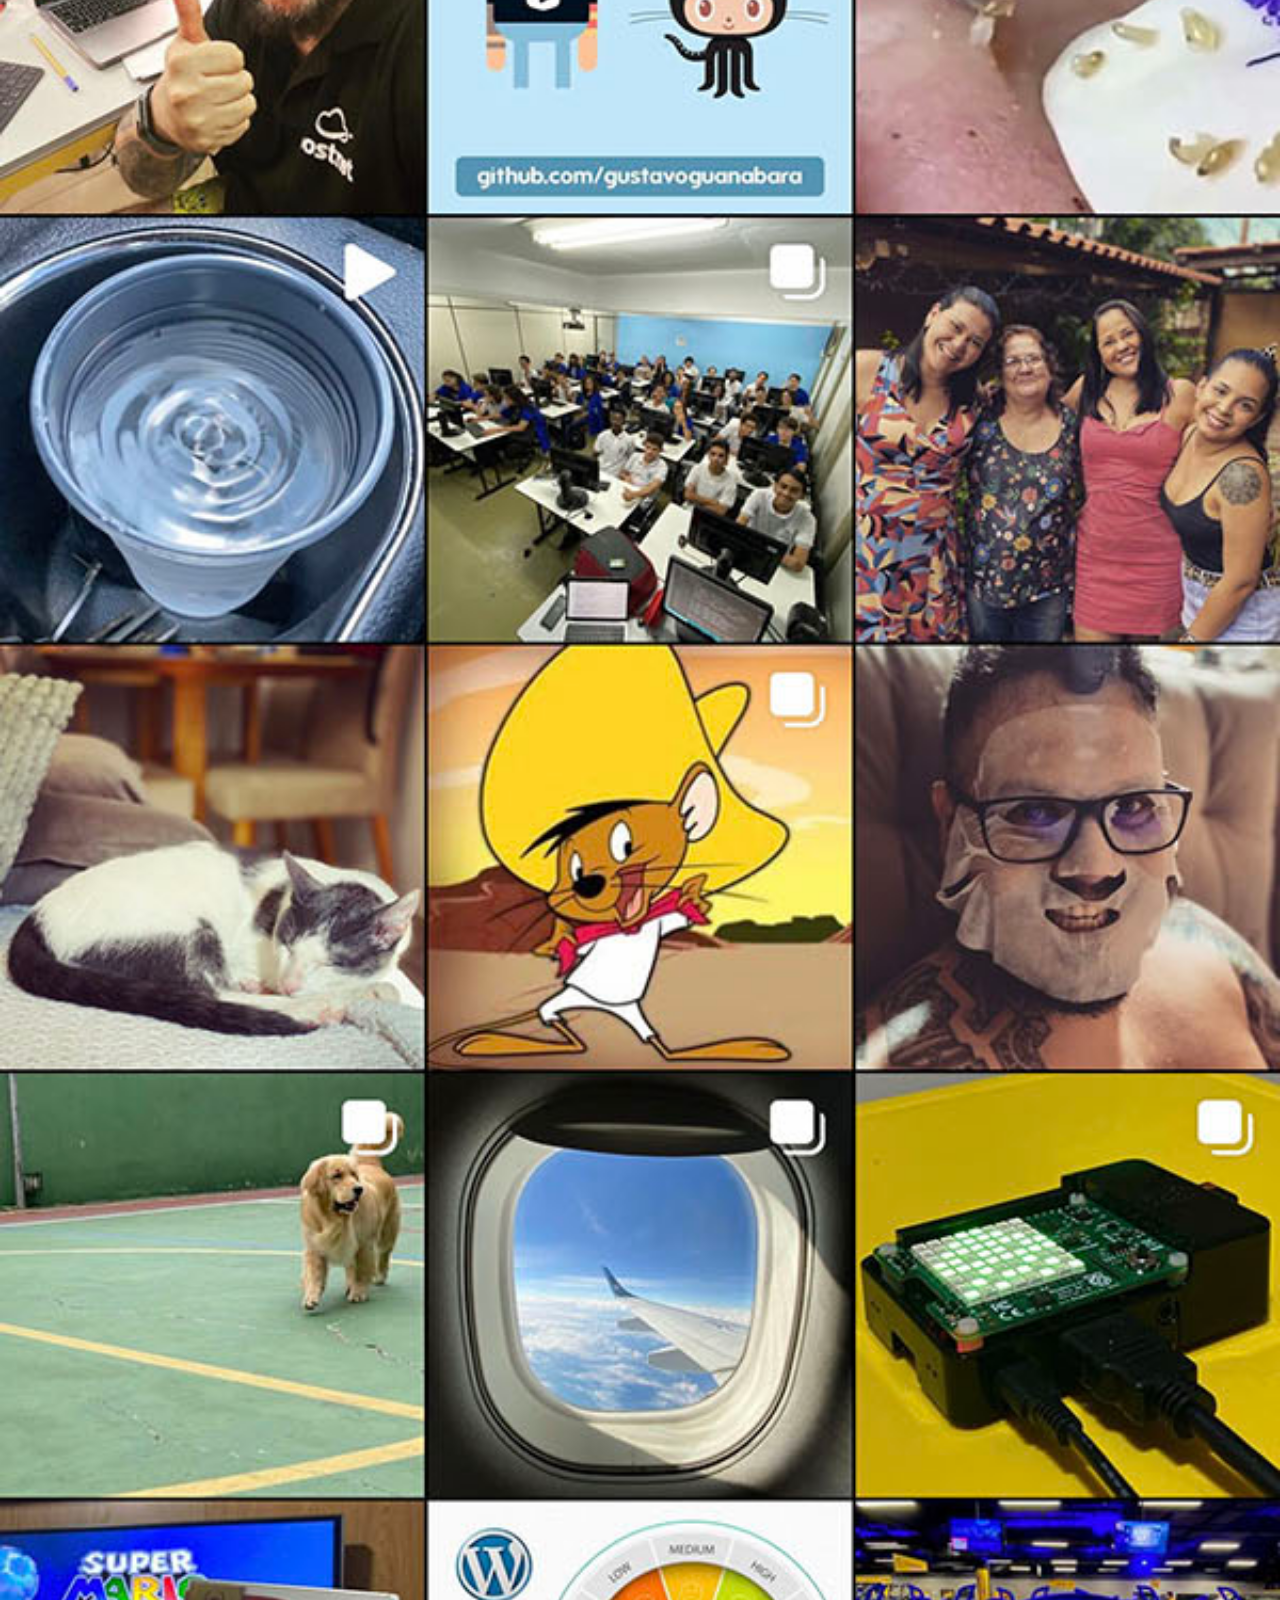
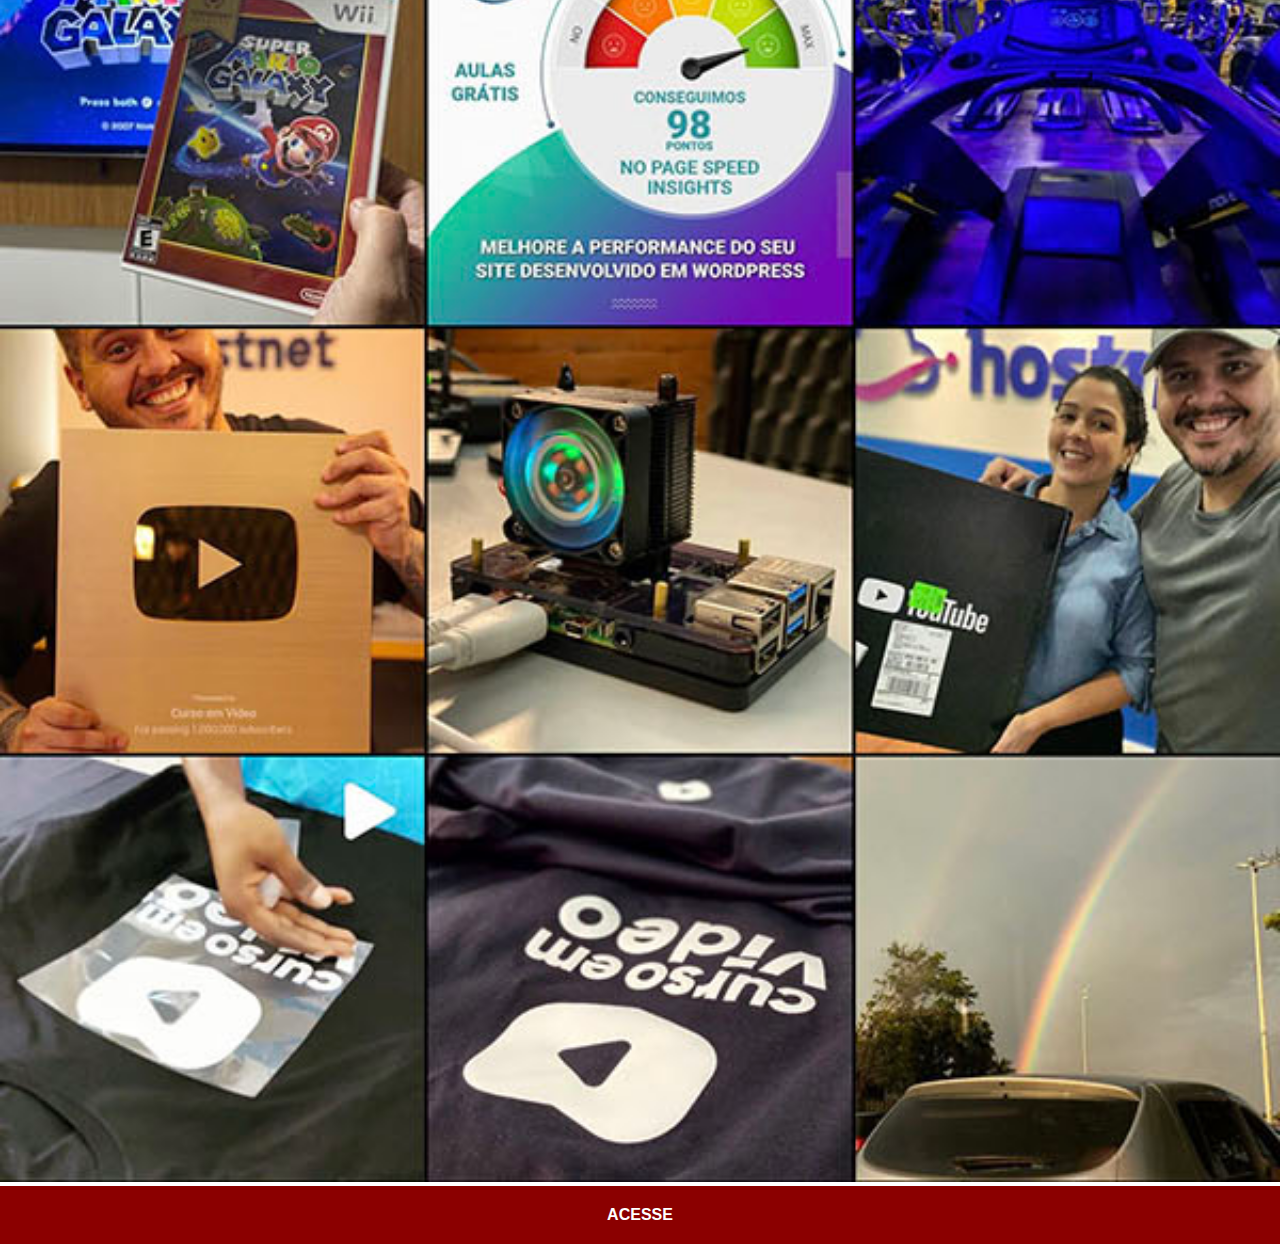
<file: instagram.html>
<!DOCTYPE html>
<html lang="pt-br">
<head>
    <meta charset="UTF-8">
    <meta name="viewport" content="width=device-width, initial-scale=1.0">
    <title>Instagram</title>
    <link rel="stylesheet" href="estilos/social.css">
</head>
<body>
    <img src="imagens/tela-instagram.jpg" alt="Instagram"><a href="https://www.instagram.com/gustavoguanabara/" target="_blank">ACESSE</a>
</body>
</html>
</file>
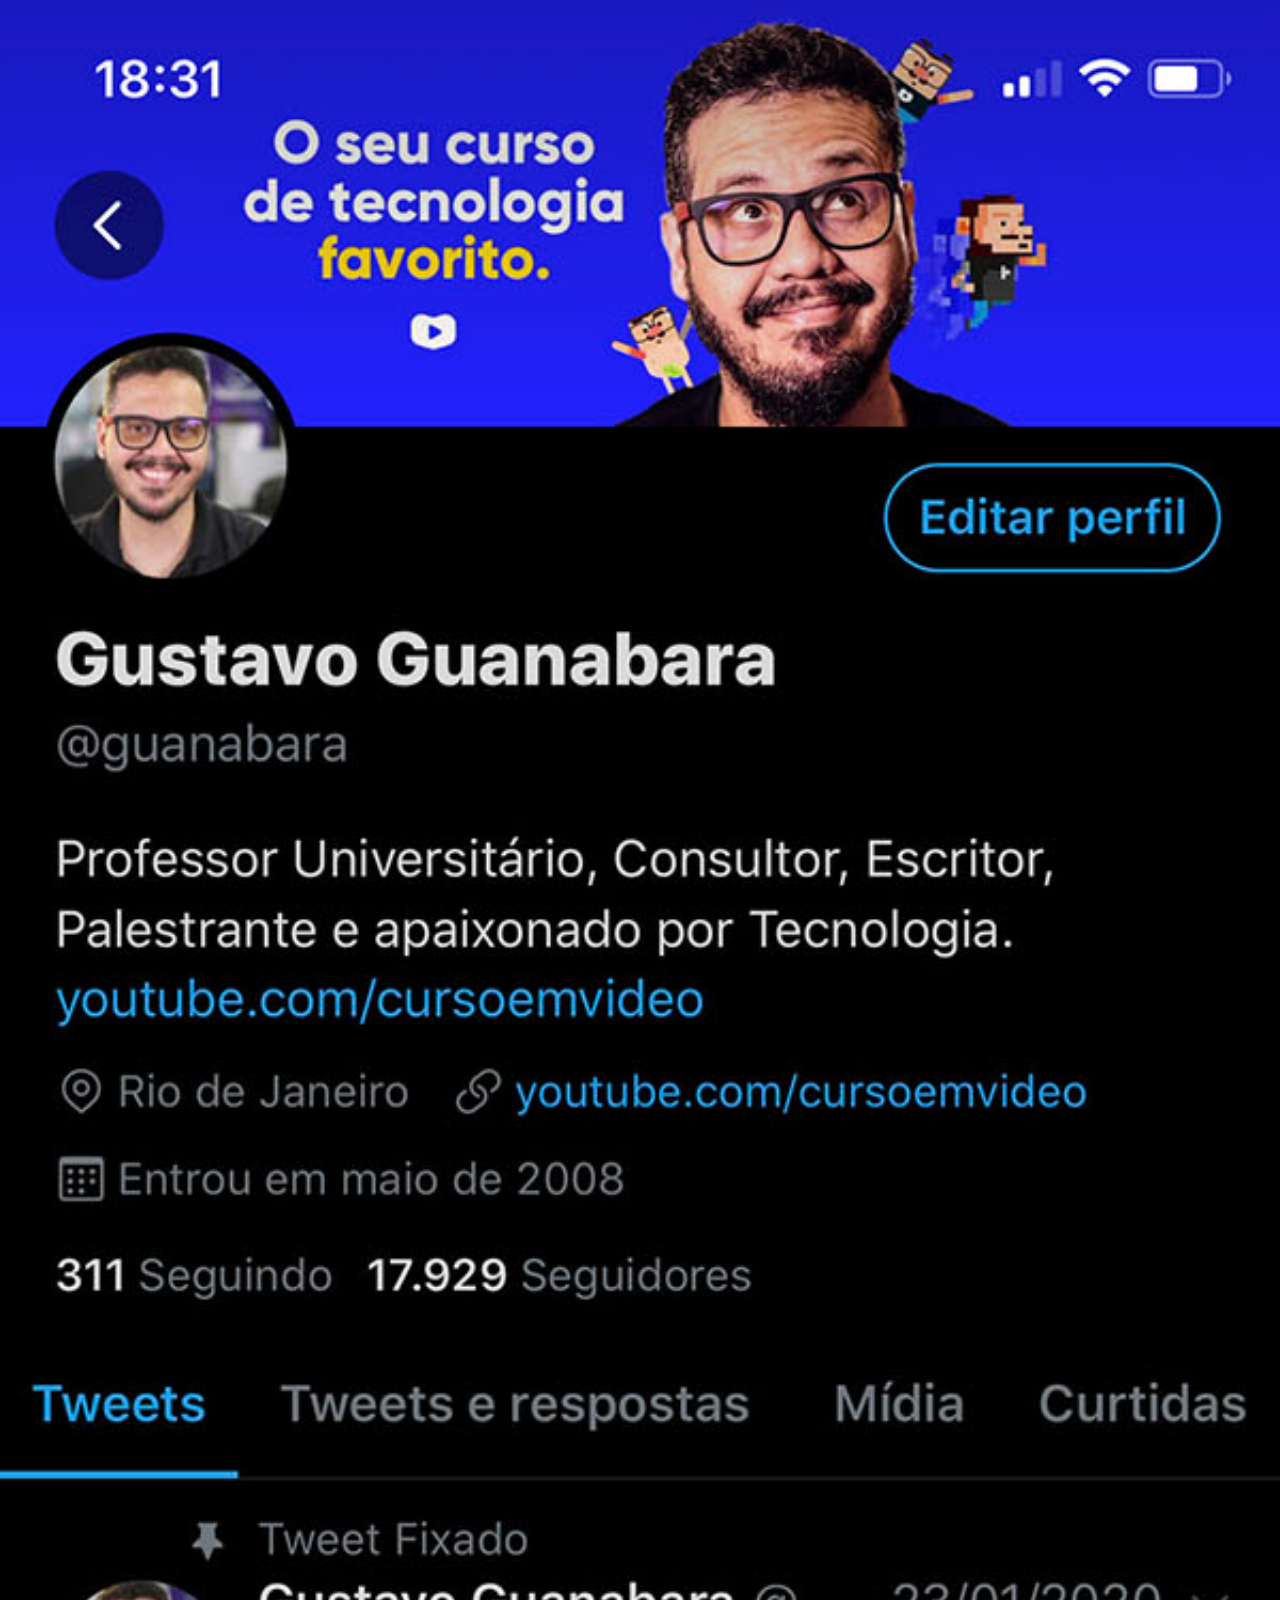
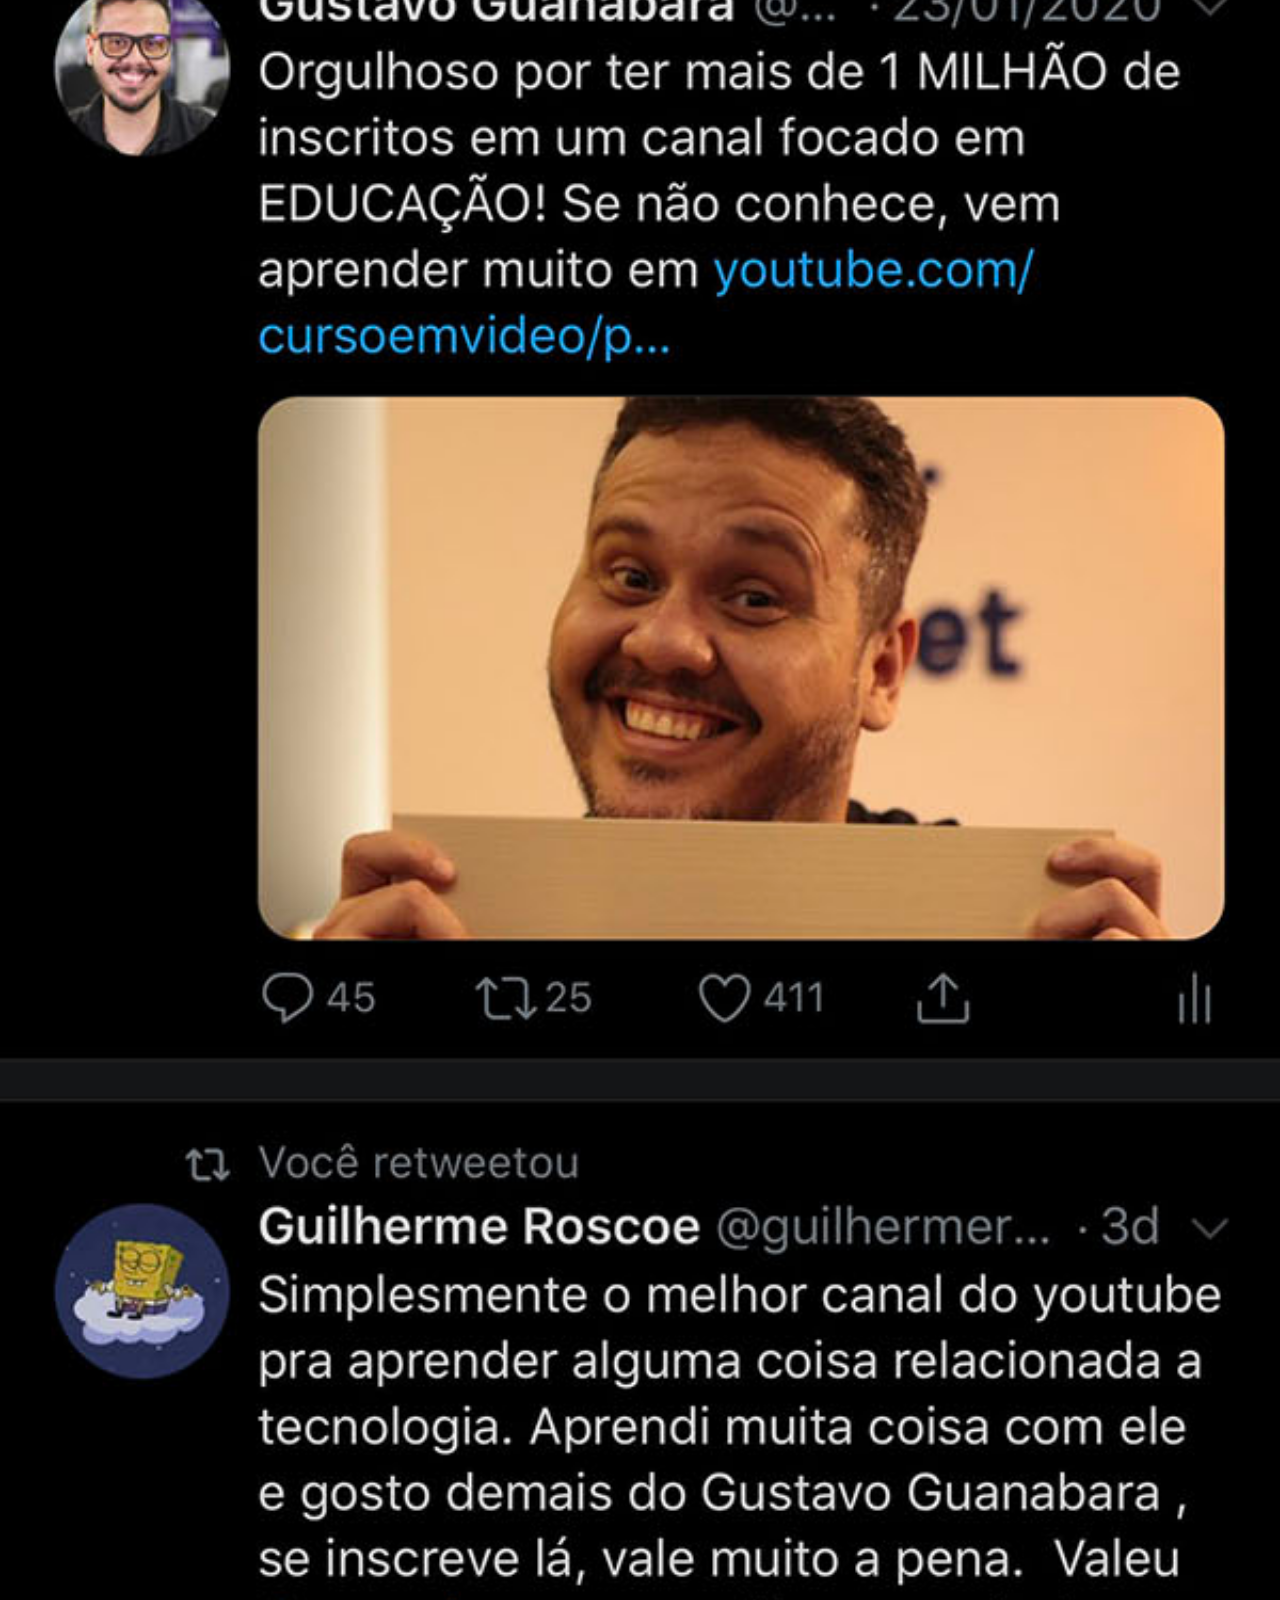
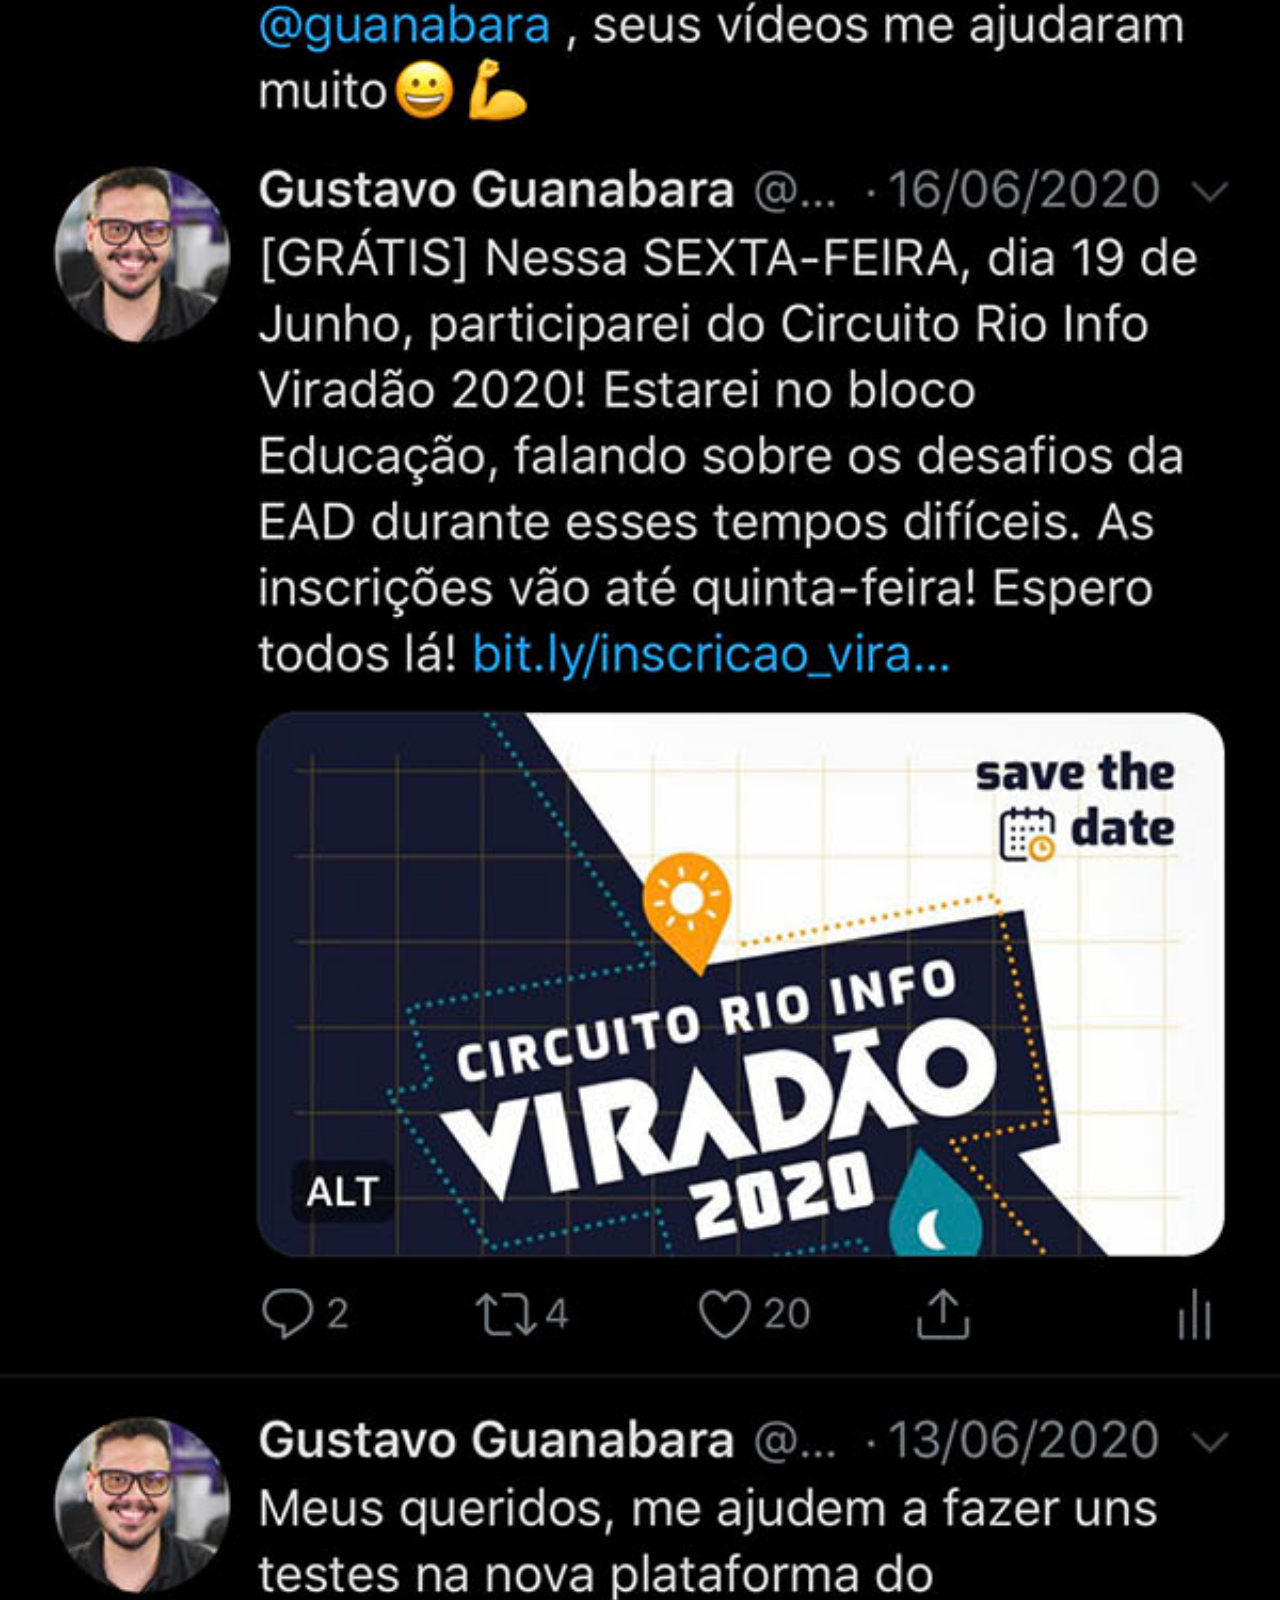
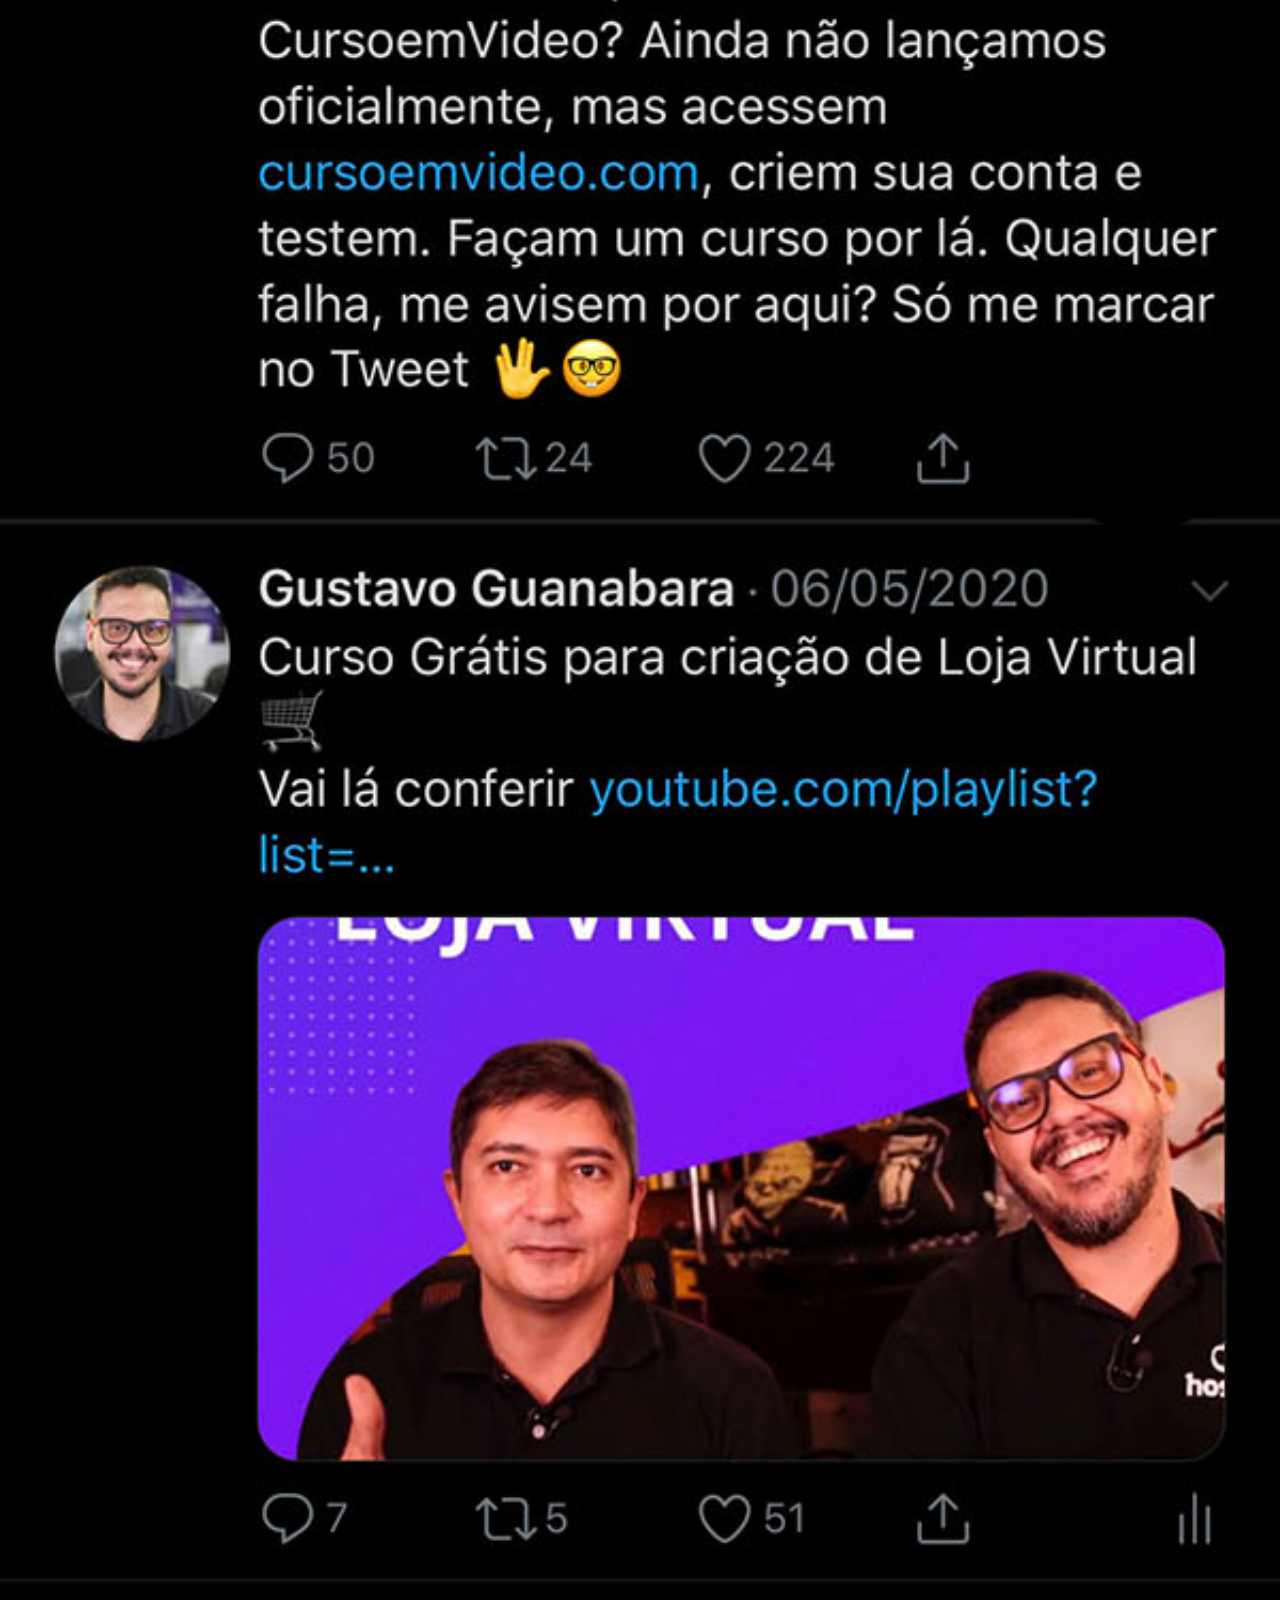
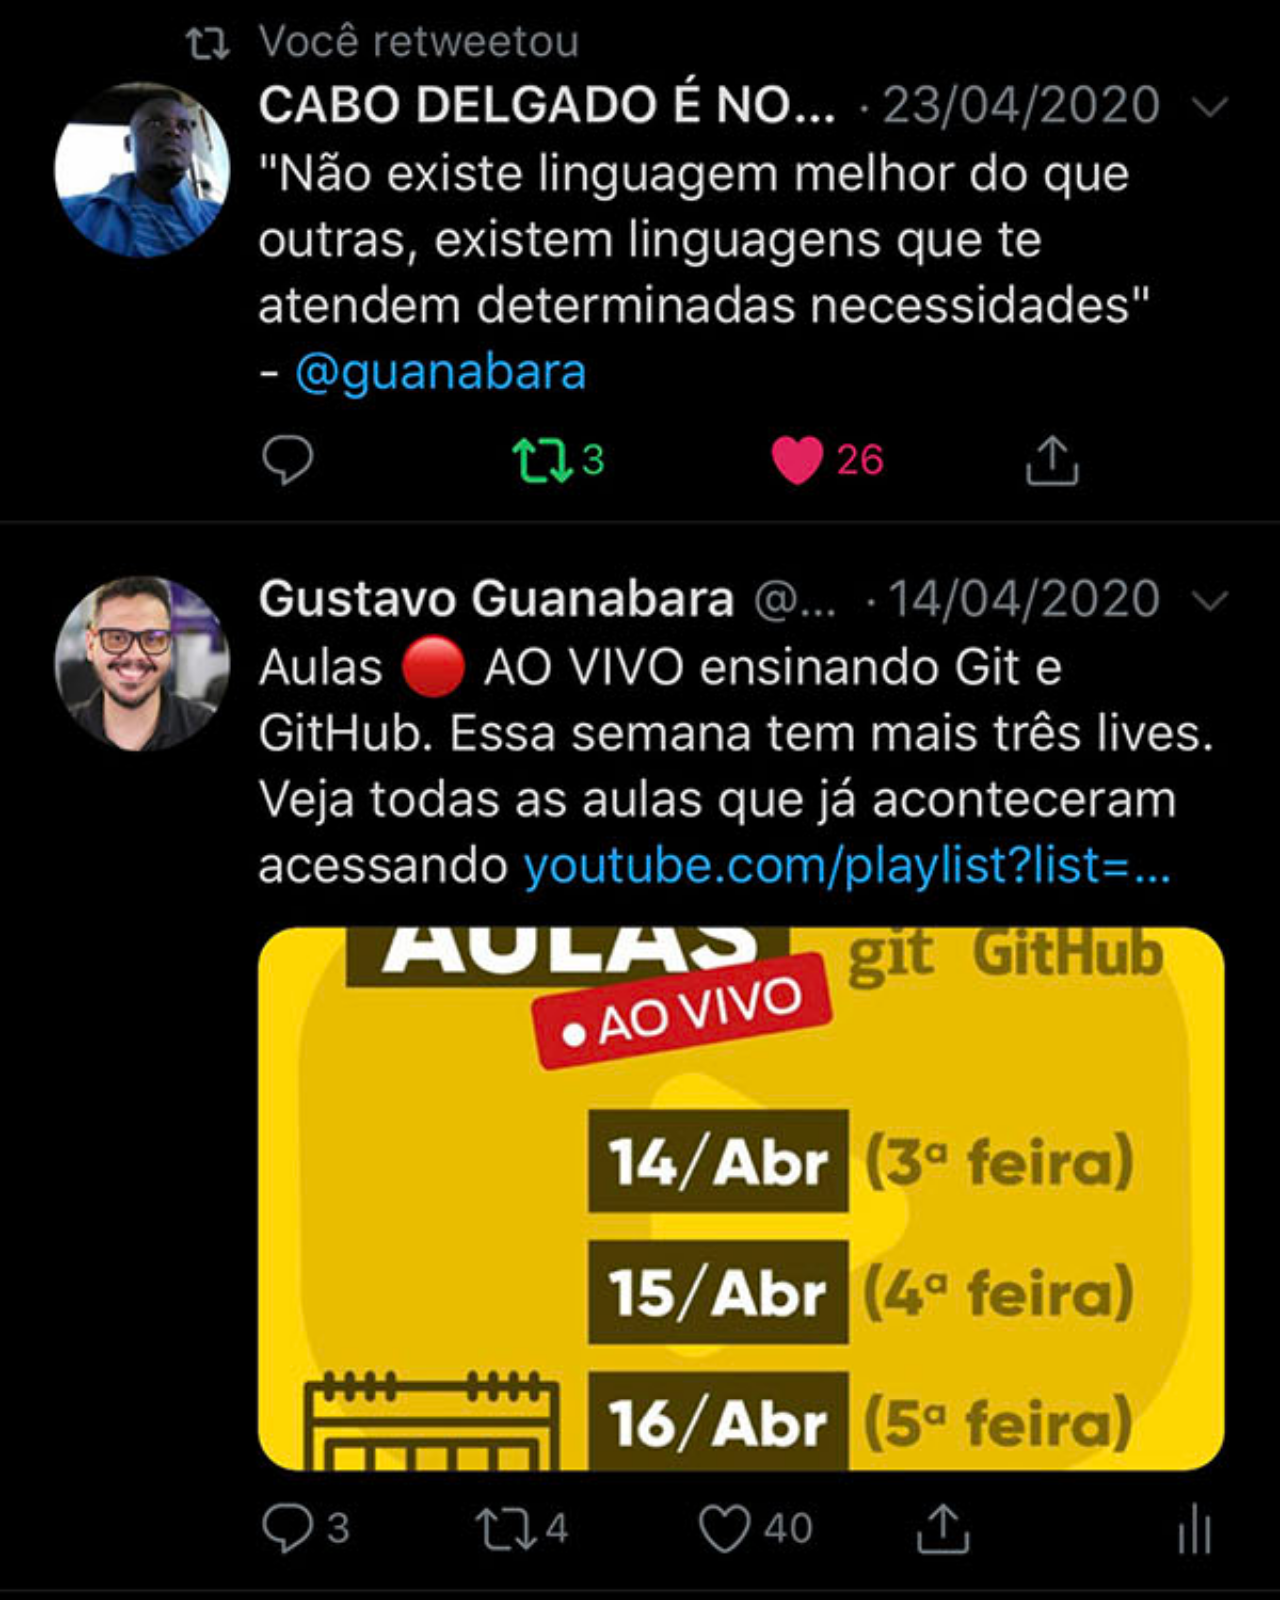
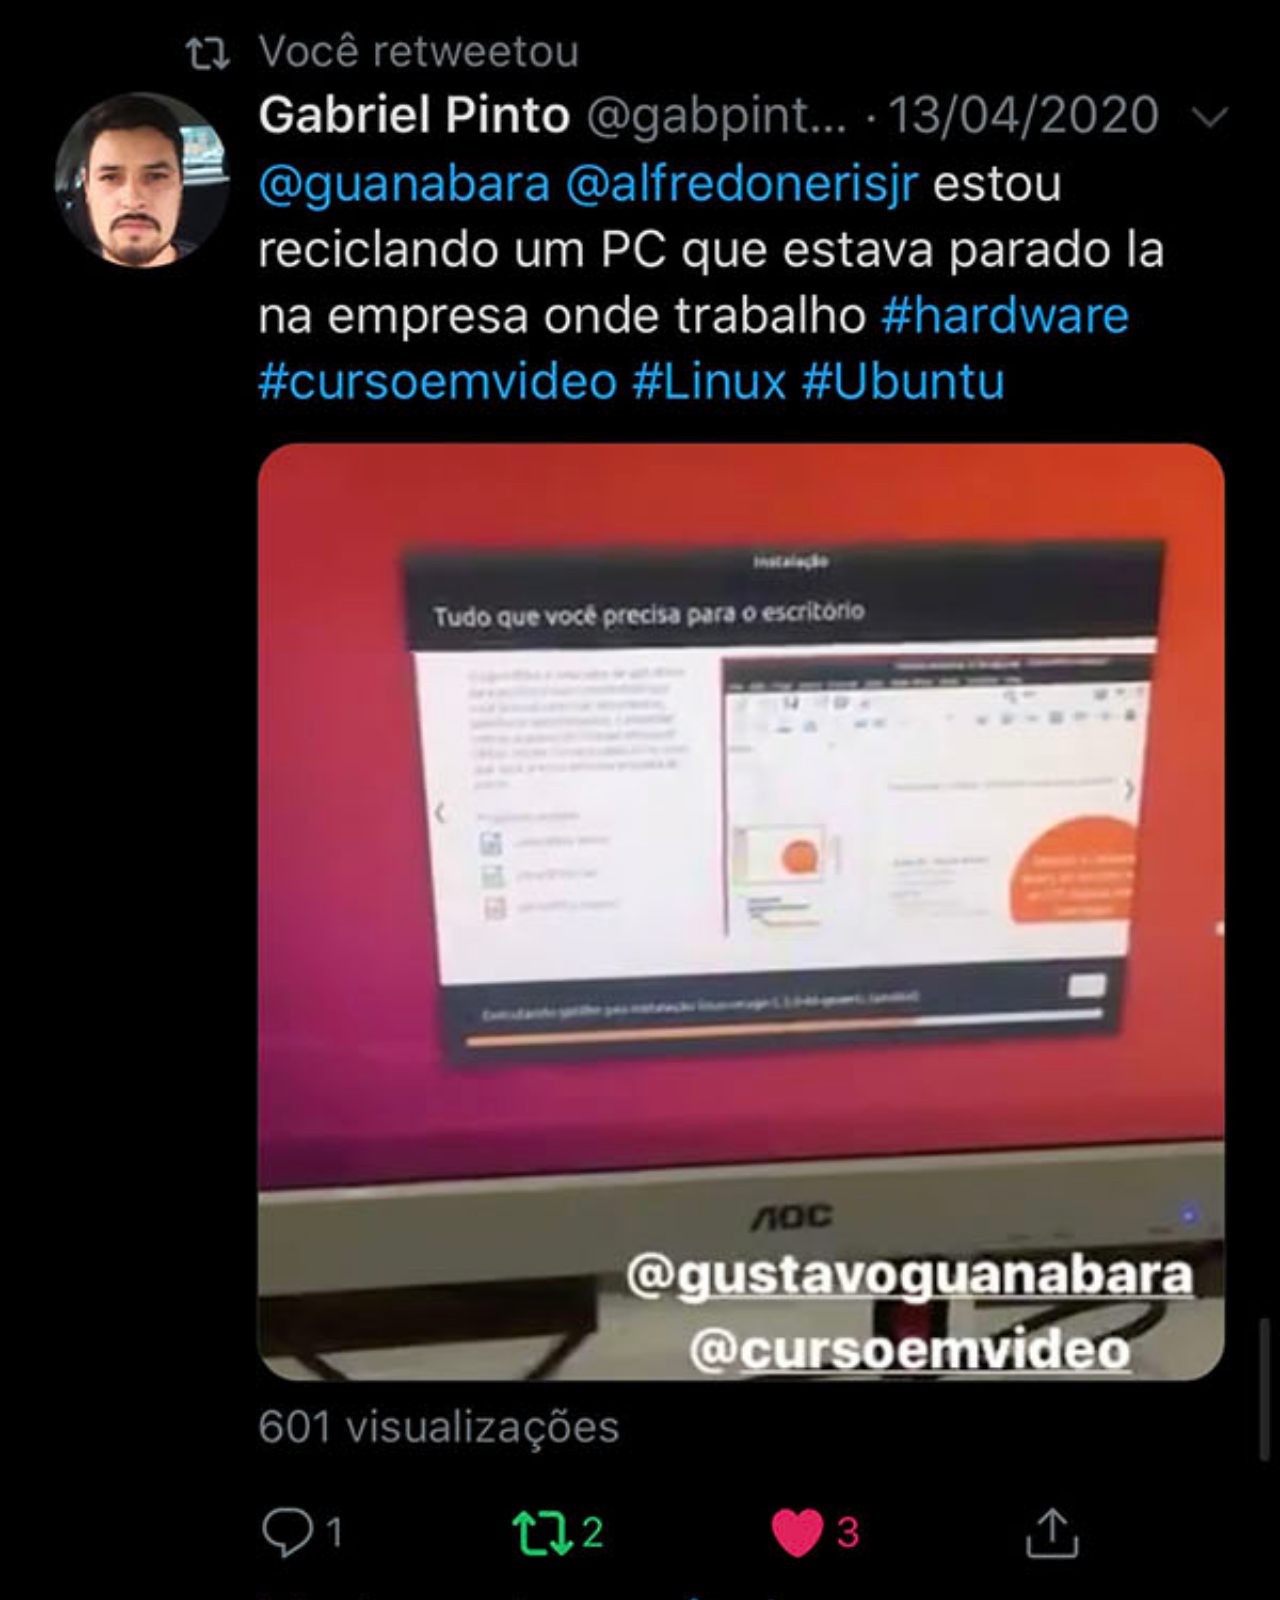
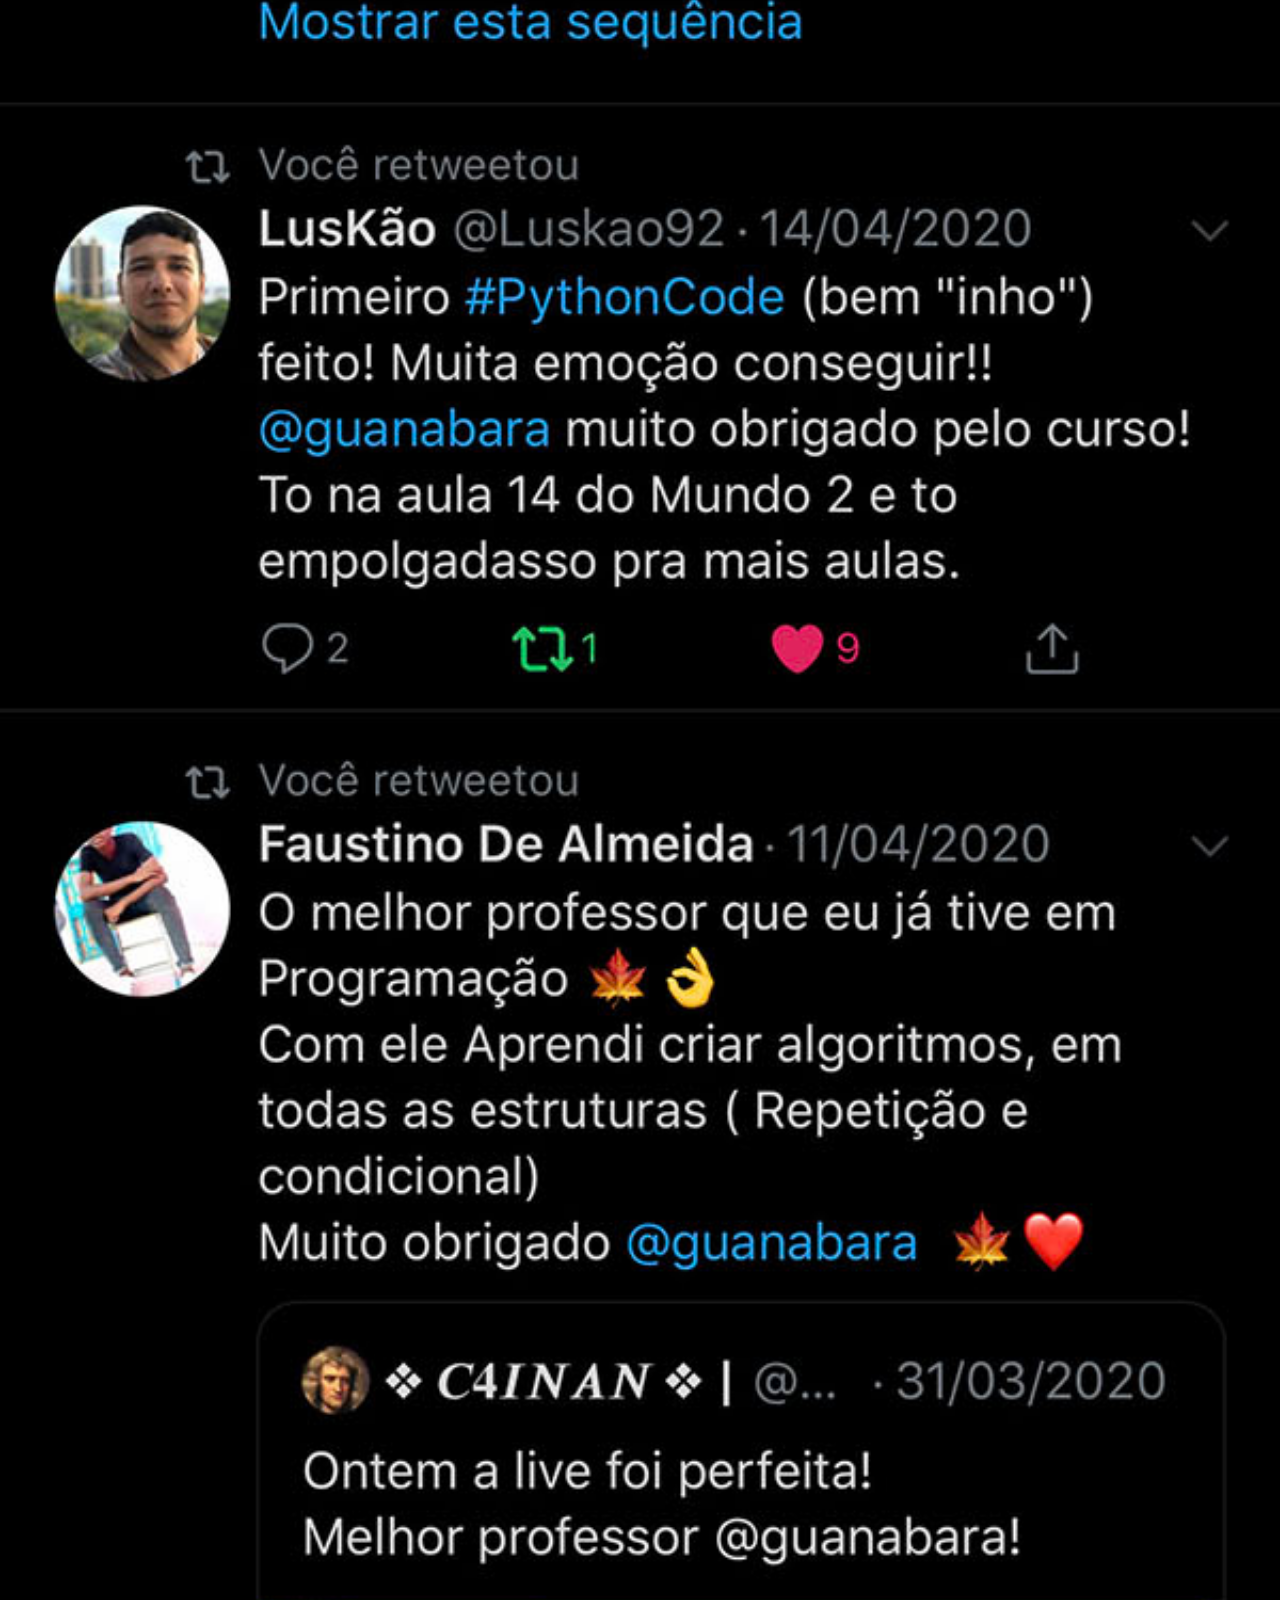
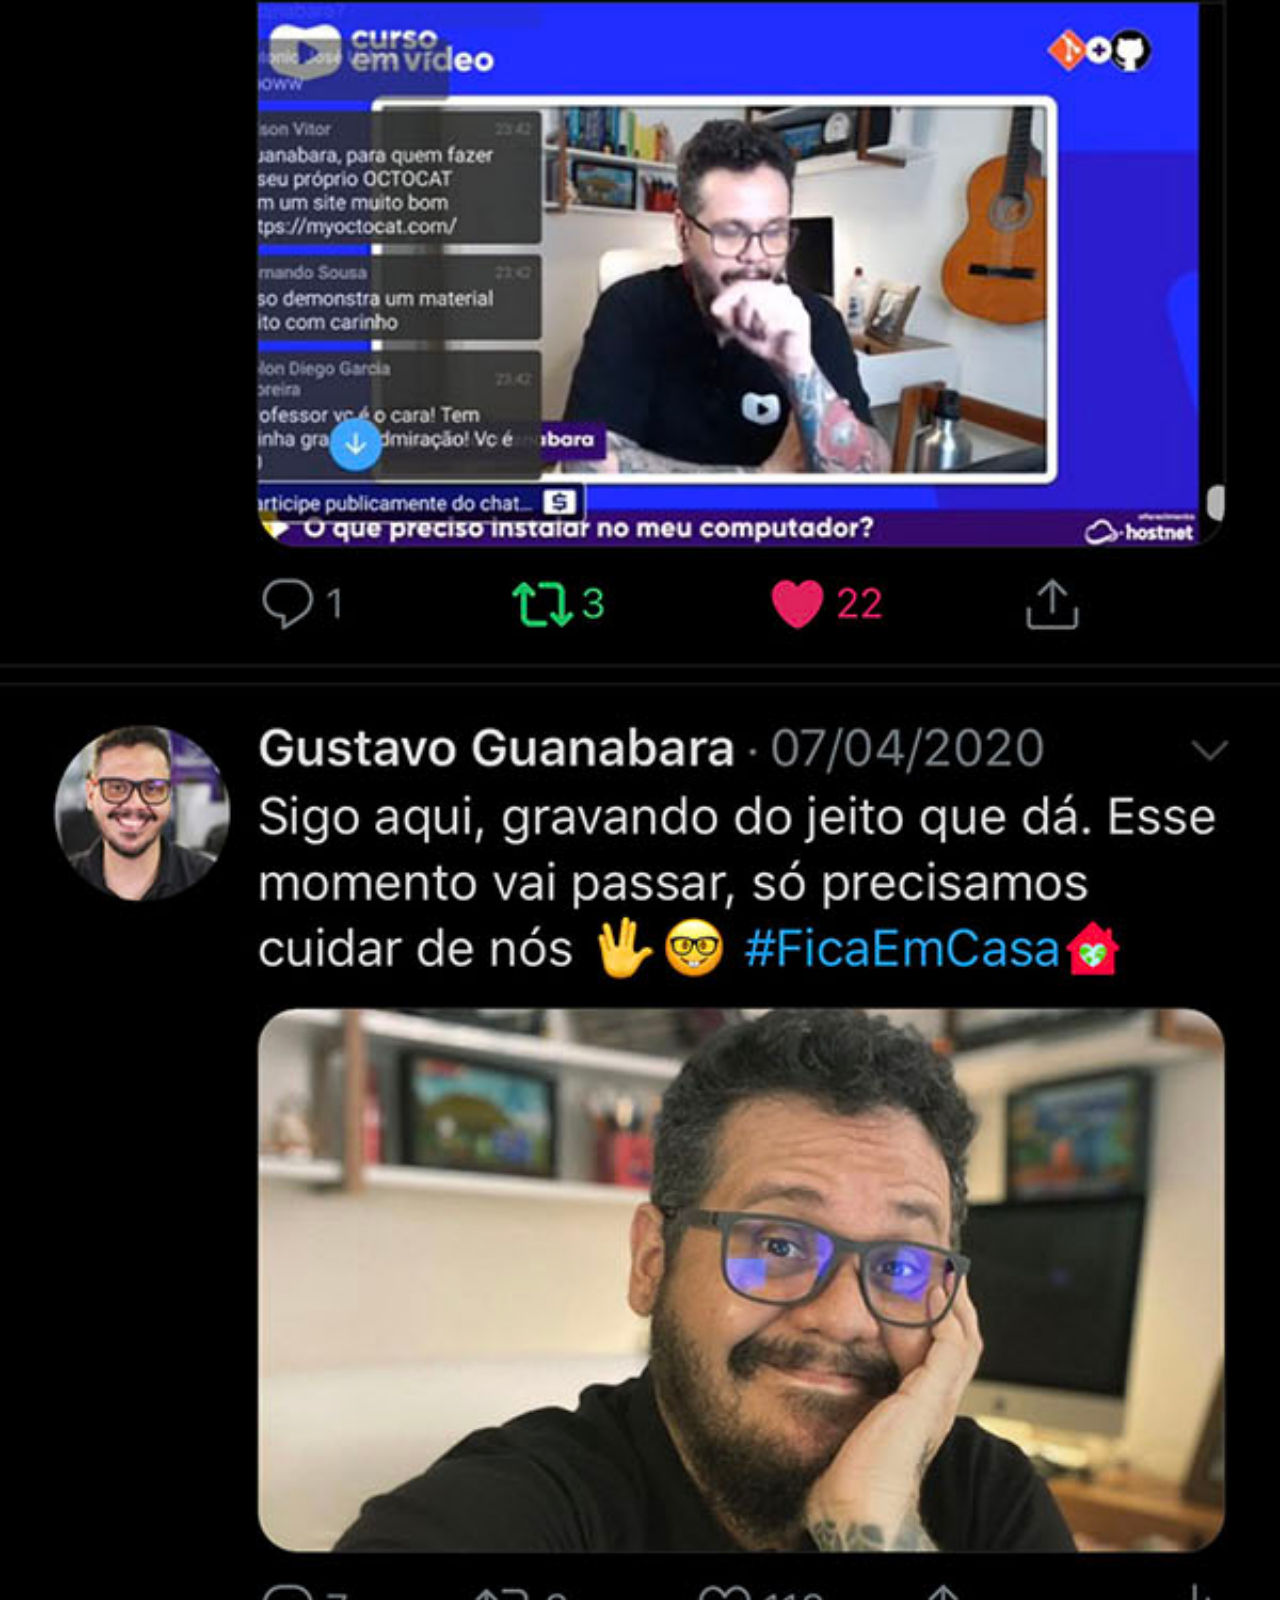
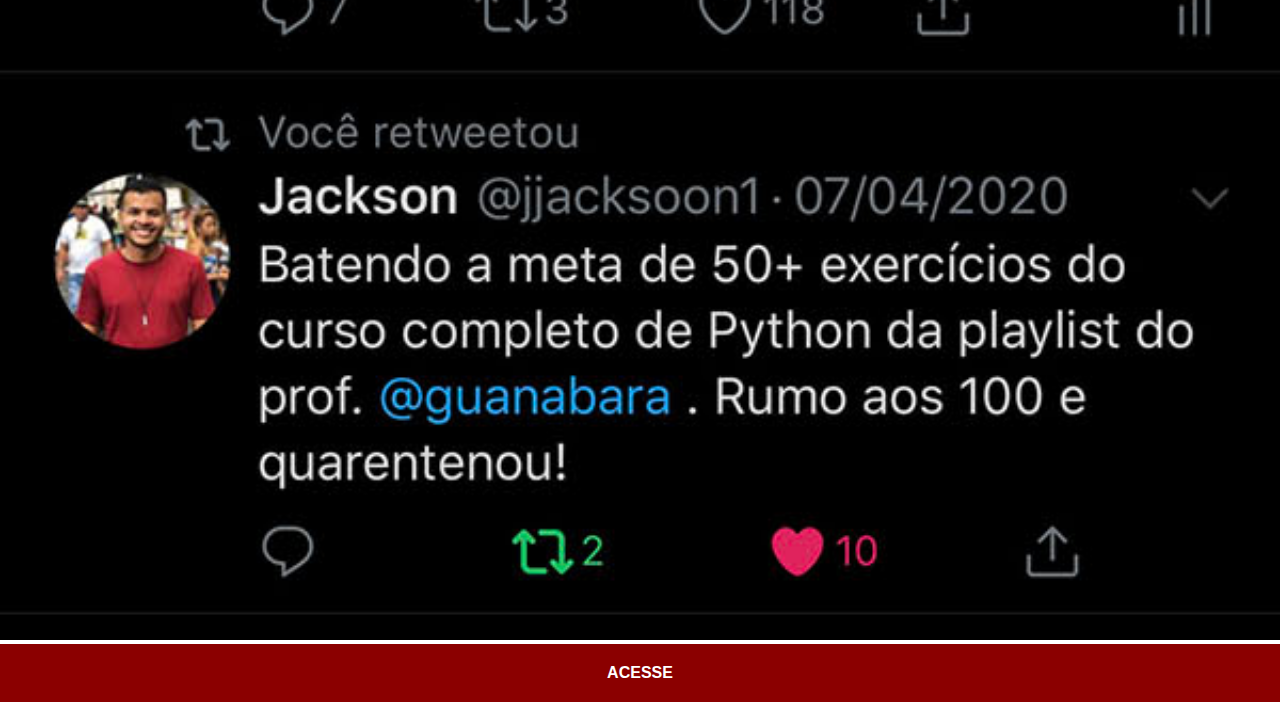
<file: twitter.html>
<!DOCTYPE html>
<html lang="pt-br">
<head>
    <meta charset="UTF-8">
    <meta name="viewport" content="width=device-width, initial-scale=1.0">
    <title>Twitter</title>
    <link rel="stylesheet" href="estilos/social.css">
</head>
<body>
    <img src="imagens/tela-twitter.jpg" alt="Twitter"><a href="https://twitter.com/guanabara" target="_blank">ACESSE</a>
</body>
</html>
</file>
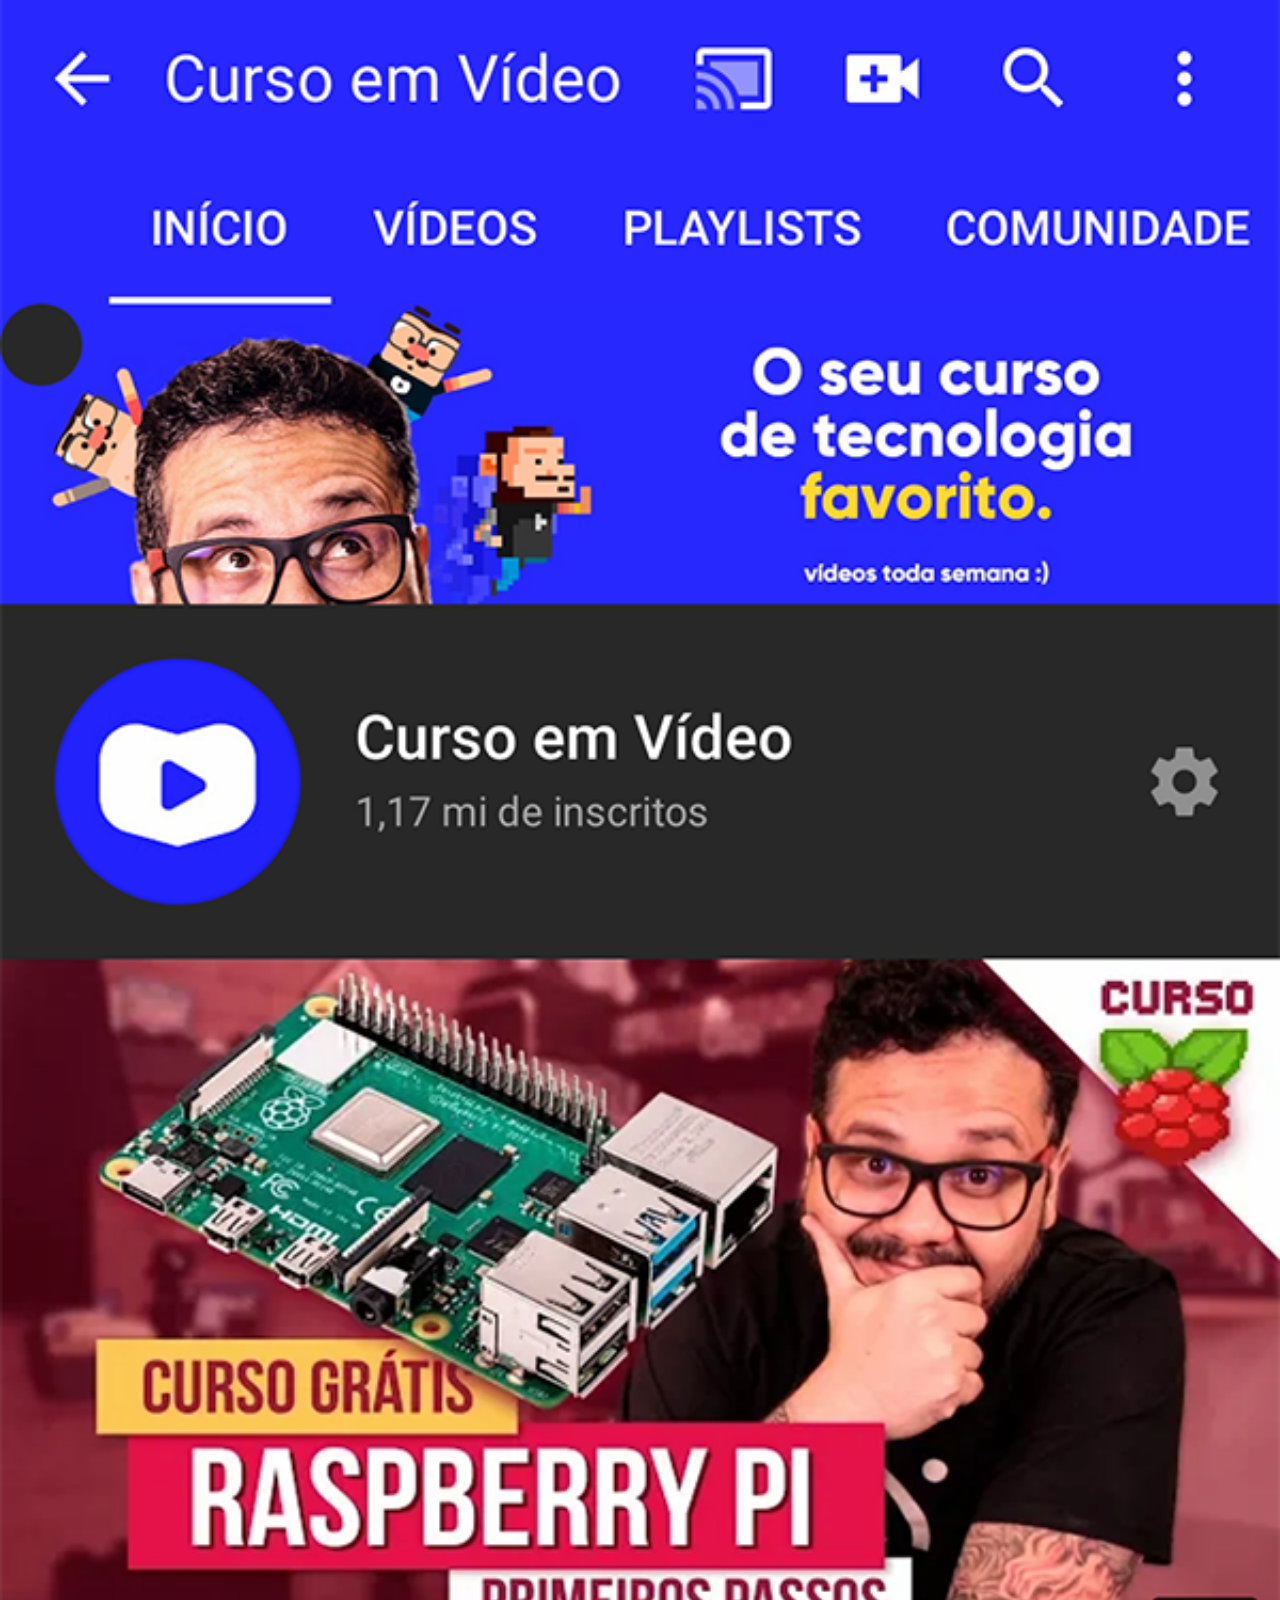
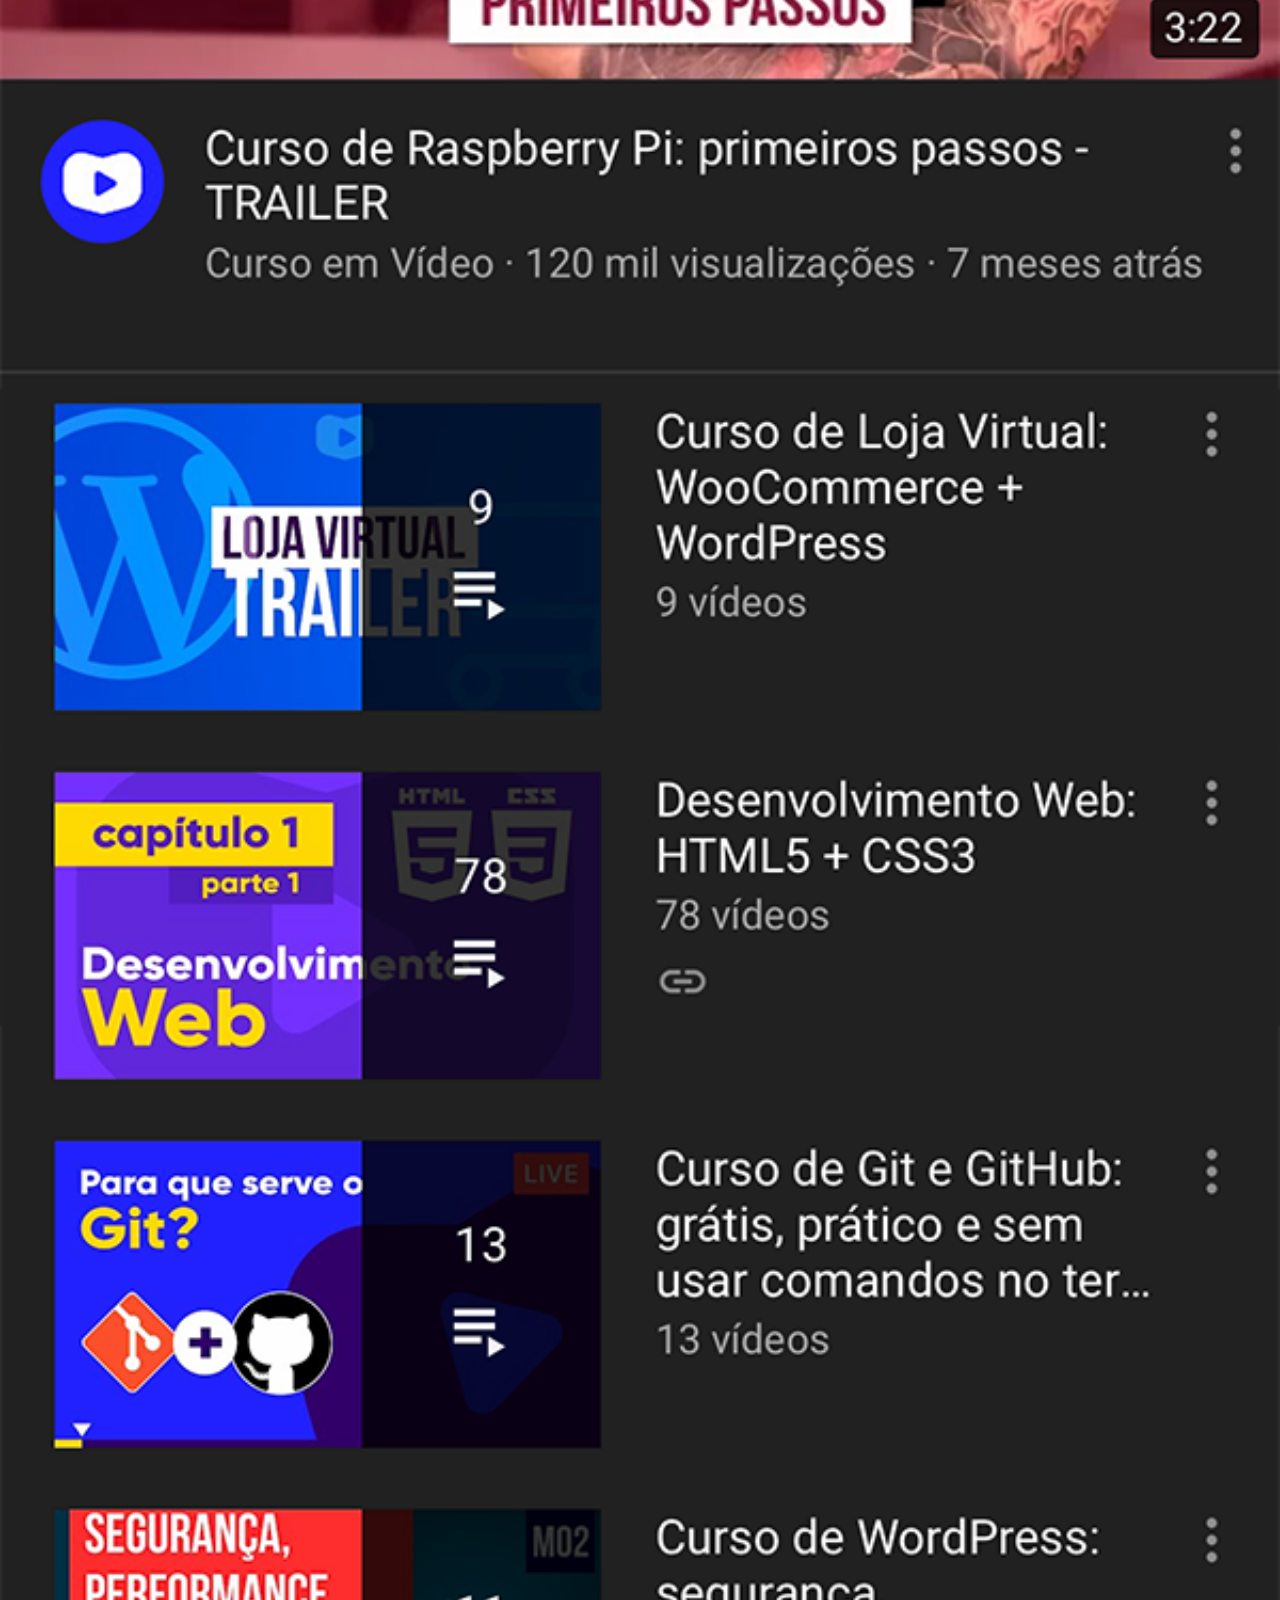
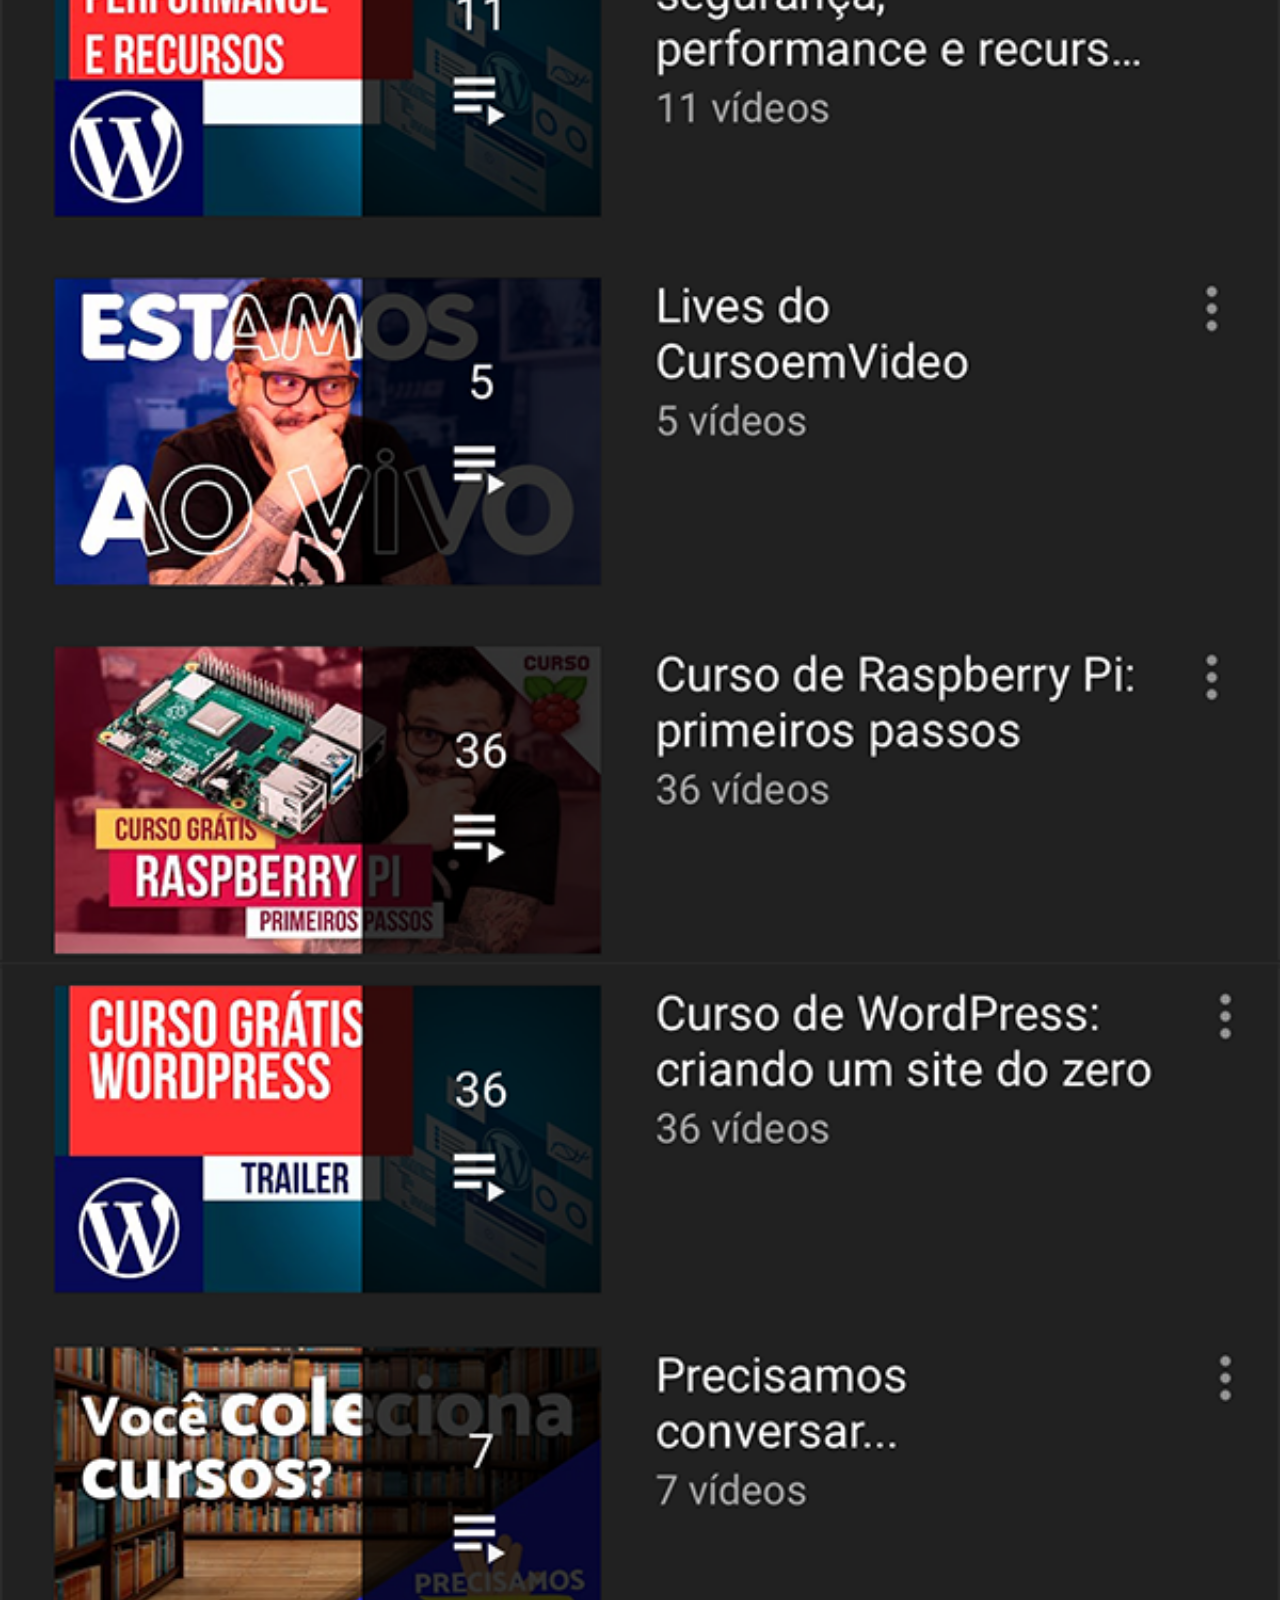
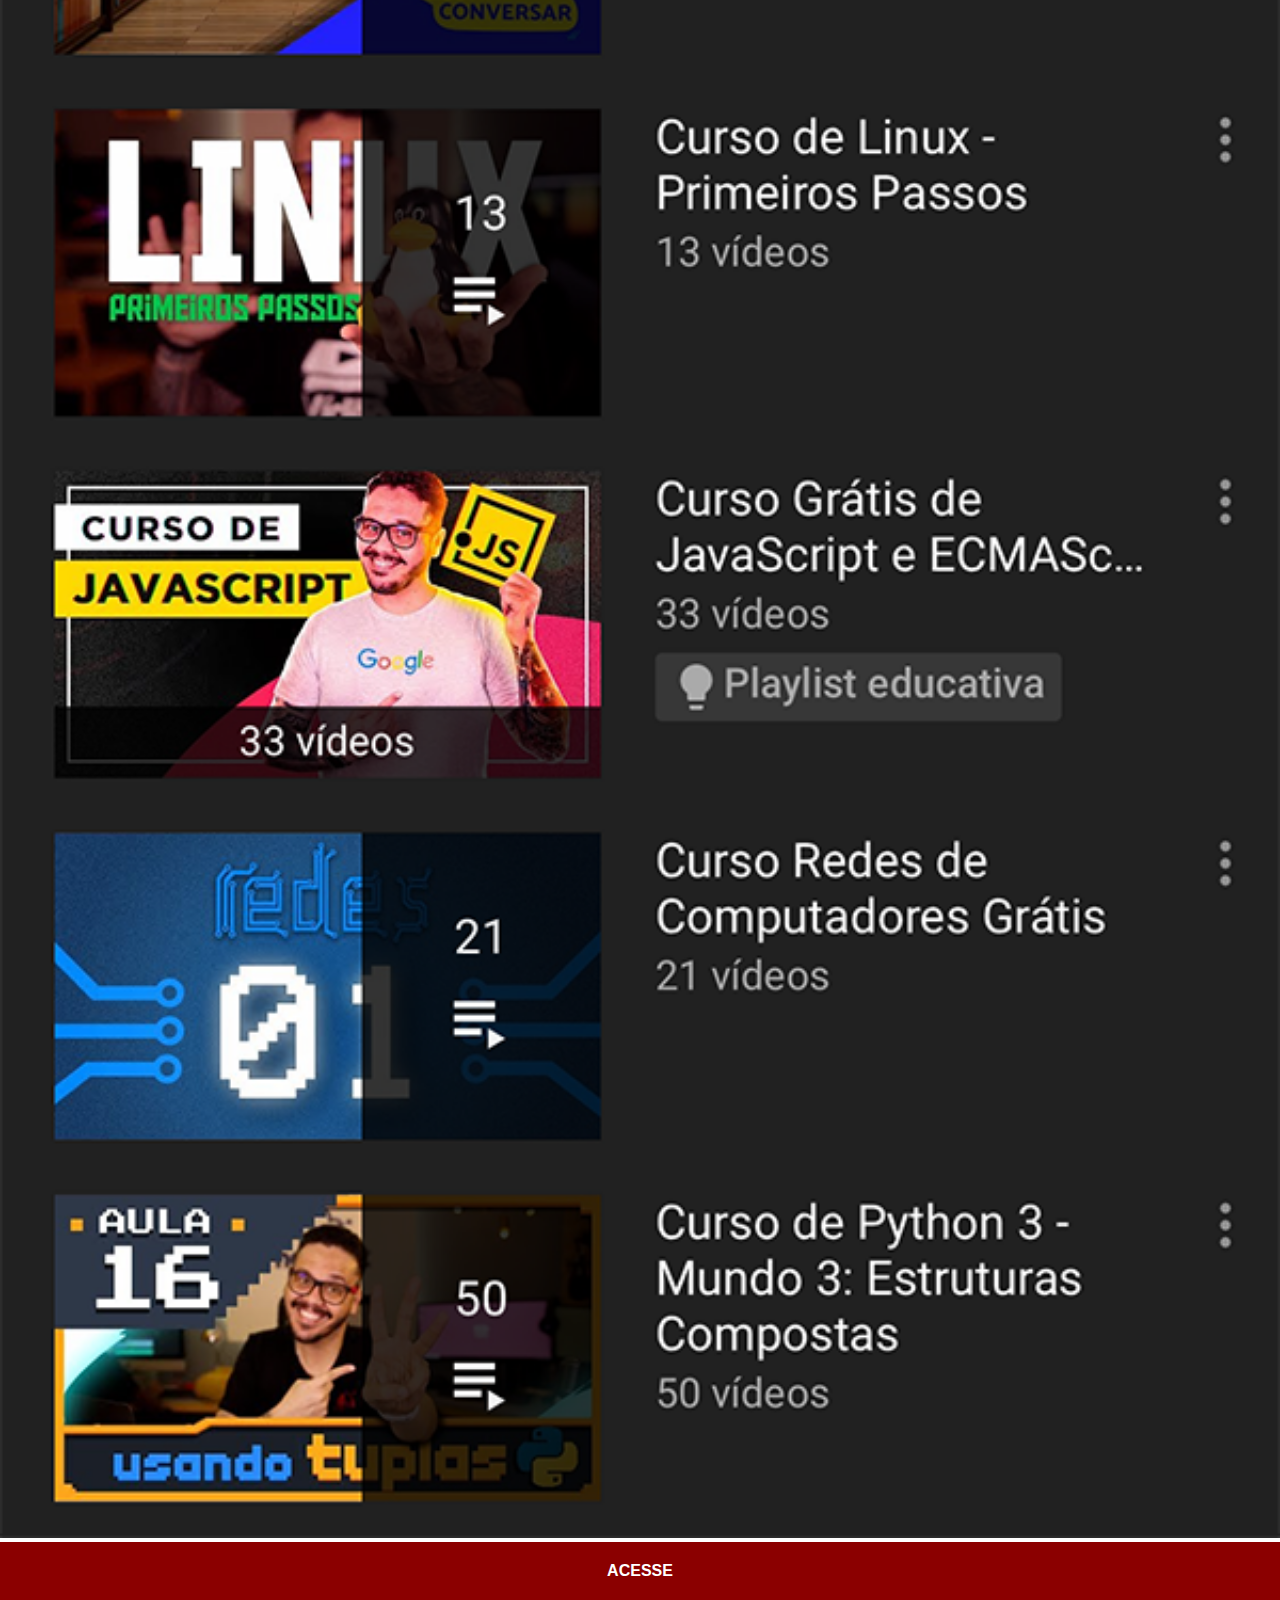
<file: youtube.html>
<!DOCTYPE html>
<html lang="pt-br">
<head>
    <meta charset="UTF-8">
    <meta name="viewport" content="width=device-width, initial-scale=1.0">
    <title>YouTube</title>
    <link rel="stylesheet" href="estilos/social.css">
</head>
<body>
    <img src="imagens/tela-youtube.png" alt="YouTube"><a href="https://www.youtube.com/@CursoemVideo/playlists" target="_blank">ACESSE</a>
</body>
</html>
</file>
<file: estilos/style.css>
@charset "UTF-8";

* {
    margin: 0px;
    padding: 0px;
    font-family: Arial, Helvetica, sans-serif;
}

html, body {
    height: 100vh;
    width: 100vw;
    background-color: black;
}

body {
    background: url('../imagens/fundo-madeira.jpg') no-repeat top center;
    background-size: cover;
    background-attachment: fixed;
}

main {
    position: relative;
    height: 100vh;
    
}

section#telefone {
    position: absolute;
    top: 50%;
    left: 50%;
    transform: translate(-50%, -50%);
    height: 627px;
    width: 311px;
    background: url('../imagens/frame-iphone.png') no-repeat;
}

iframe#tela {
    position: relative;
    top: 79px;
    left: 21px;
    width: 268px;
    height: 473px;
}

section#redes-sociais {
    text-align: right;
}

section#redes-sociais img {
    width: 50px;
    height: 50px;
    margin: 10px;
    border-radius: 50%;
    box-shadow: 2px 2px 5px rgba(0, 0, 0, 0.400);
    box-sizing: border-box;
}

section#redes-sociais img:hover {
    border: 2px solid rgba(255, 255, 255, 0.637);
    transform: translate(-3px, -3px);
    box-shadow: 5px 5px 10px rgba(0, 0, 0, 0.600);
    transition: transform .3s, border .4s;
}
</file>
<file: estilos/social.css>
@charset "UTF-8";

* {
    margin: 0px;
    padding: 0px;
    font-family: Arial, Helvetica, sans-serif;
}

::-webkit-scrollbar {
    width: 0px;
    height: 0px;
}

img {
    width: 100vw;

}

a {
    display: block;
    background-color: darkred;
    color: white;
    padding: 20px;
    text-align: center;
    font-weight: bolder;
    text-decoration: none;
}

a:hover {
    background-color: red;
}
</file>
